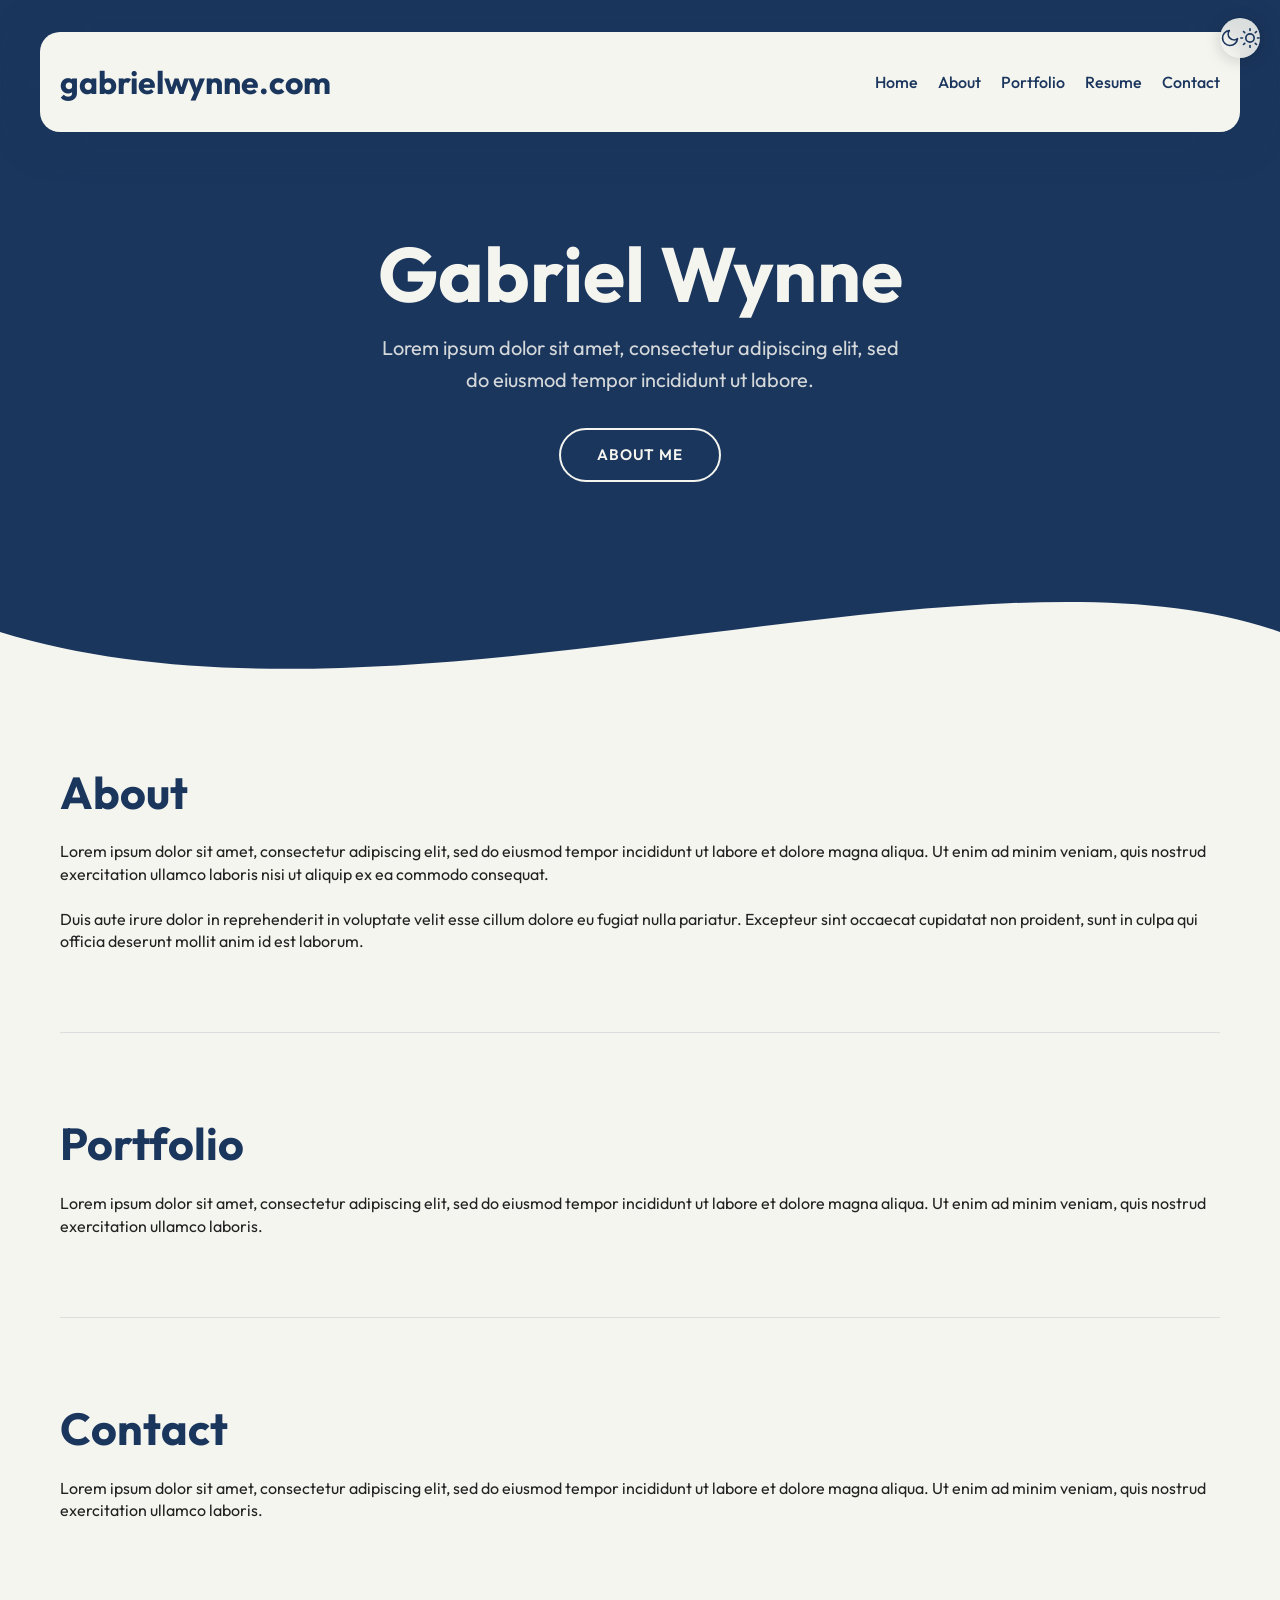
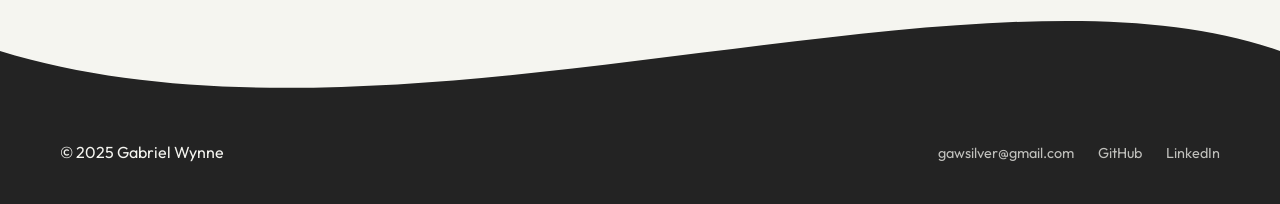
<file: index.html>
<!doctype html>
<html class="no-js" lang="">

<head>
  <meta charset="utf-8">
  <meta name="viewport" content="width=device-width, initial-scale=1">
  <title>Gabriel Wynne's Website</title>
  <link rel="preconnect" href="https://fonts.googleapis.com">
  <link rel="preconnect" href="https://fonts.gstatic.com" crossorigin>
  <link href="https://fonts.googleapis.com/css2?family=Outfit:wght@400;500;600;700&display=swap" rel="stylesheet">
  <link rel="stylesheet" href="css/style.css">
  <script>
    (function () {
      const saved = localStorage.getItem('darkMode');
      const prefersDark = window.matchMedia('(prefers-color-scheme: dark)').matches;
      if (saved === 'true' || (saved === null && prefersDark)) {
        document.documentElement.classList.add('dark');
      }
      document.documentElement.classList.add('preload');
    })();
  </script>
  <meta name="description" content="">

  <meta property="og:title" content="">
  <meta property="og:type" content="">
  <meta property="og:url" content="">
  <meta property="og:image" content="">
  <meta property="og:image:alt" content="">

  <link rel="icon" href="/favicon.ico" sizes="any">
  <link rel="icon" href="/icon.svg" type="image/svg+xml">
  <link rel="apple-touch-icon" href="icon.png">

  <link rel="manifest" href="site.webmanifest">
  <meta name="theme-color" content="#fafafa">
</head>

<body>
  <header class="onscroll">
    <div class="container">
      <h1>gabrielwynne.com</h1>
      <button class="hamburger" aria-label="Toggle navigation" aria-expanded="false">
        <span></span><span></span><span></span>
      </button>
      <nav>
        <ul>
          <li><a href="#home">Home</a></li>
          <li><a href="#about">About</a></li>
          <li><a href="#portfolio">Portfolio</a></li>
          <li><a href="resume.html">Resume</a></li>
          <li><a href="#contact">Contact</a></li>
        </ul>
      </nav>
      <button class="dark-toggle" aria-label="Toggle dark mode">
        <svg class="icon-moon" viewBox="0 0 24 24" fill="none" stroke="currentColor" stroke-width="2" stroke-linecap="round" stroke-linejoin="round"><path d="M21 12.79A9 9 0 1 1 11.21 3 7 7 0 0 0 21 12.79z"/></svg>
        <svg class="icon-sun" viewBox="0 0 24 24" fill="none" stroke="currentColor" stroke-width="2" stroke-linecap="round" stroke-linejoin="round"><circle cx="12" cy="12" r="5"/><line x1="12" y1="1" x2="12" y2="3"/><line x1="12" y1="21" x2="12" y2="23"/><line x1="4.22" y1="4.22" x2="5.64" y2="5.64"/><line x1="18.36" y1="18.36" x2="19.78" y2="19.78"/><line x1="1" y1="12" x2="3" y2="12"/><line x1="21" y1="12" x2="23" y2="12"/><line x1="4.22" y1="19.78" x2="5.64" y2="18.36"/><line x1="18.36" y1="5.64" x2="19.78" y2="4.22"/></svg>
      </button>
    </div>
  </header>
  <main>
    <section id="home" class="hero">
      <div class="container">
        <h1>Gabriel Wynne</h1>
        <p>Lorem ipsum dolor sit amet, consectetur adipiscing elit, sed do eiusmod tempor incididunt ut labore.</p>
        <a href="#about">About Me</a>
      </div>
        <svg class="wave" viewBox="0 0 1440 320" xmlns="http://www.w3.org/2000/svg" preserveAspectRatio="none">
          <path d="M 0 160 C 450 552 1099 -189 1440 160 L 1440 369 L 0 369 Z" />
        </svg>

    </section>
    <div class="container">
      <section id="about">
        <h2>About</h2>
        <p>Lorem ipsum dolor sit amet, consectetur adipiscing elit, sed do eiusmod tempor incididunt ut labore et dolore magna aliqua. Ut enim ad minim veniam, quis nostrud exercitation ullamco laboris nisi ut aliquip ex ea commodo consequat.</p>
        <br>
        <p>Duis aute irure dolor in reprehenderit in voluptate velit esse cillum dolore eu fugiat nulla pariatur. Excepteur sint occaecat cupidatat non proident, sunt in culpa qui officia deserunt mollit anim id est laborum.</p>
      </section>
      <section id="portfolio">
        <h2>Portfolio</h2>
        <p>Lorem ipsum dolor sit amet, consectetur adipiscing elit, sed do eiusmod tempor incididunt ut labore et dolore magna aliqua. Ut enim ad minim veniam, quis nostrud exercitation ullamco laboris.</p>
      </section>
<section id="contact">
        <h2>Contact</h2>
        <p>Lorem ipsum dolor sit amet, consectetur adipiscing elit, sed do eiusmod tempor incididunt ut labore et dolore magna aliqua. Ut enim ad minim veniam, quis nostrud exercitation ullamco laboris.</p>
      </section>
    </div>
    <svg class="wave" viewBox="0 0 1440 320" xmlns="http://www.w3.org/2000/svg" preserveAspectRatio="none">
      <path fill="#232323" d="M 0 160 C 450 552 1099 -189 1440 160 L 1440 369 L 0 369 Z" />
    </svg>
  </main>
  <footer>
    <div class="container footer-inner">
      <p>© 2025 Gabriel Wynne</p>
      <ul class="footer-links">
        <li><a href="mailto:gawsilver@gmail.com">gawsilver@gmail.com</a></li>
        <li><a href="https://github.com/gabrielawynne" target="_blank">GitHub</a></li>
        <li><a href="https://linkedin.com/in/gabriel-wynne" target="_blank">LinkedIn</a></li>
      </ul>
    </div>
  </footer>
  <script src="js/main.js"></script>
</body>

</html>
</file>
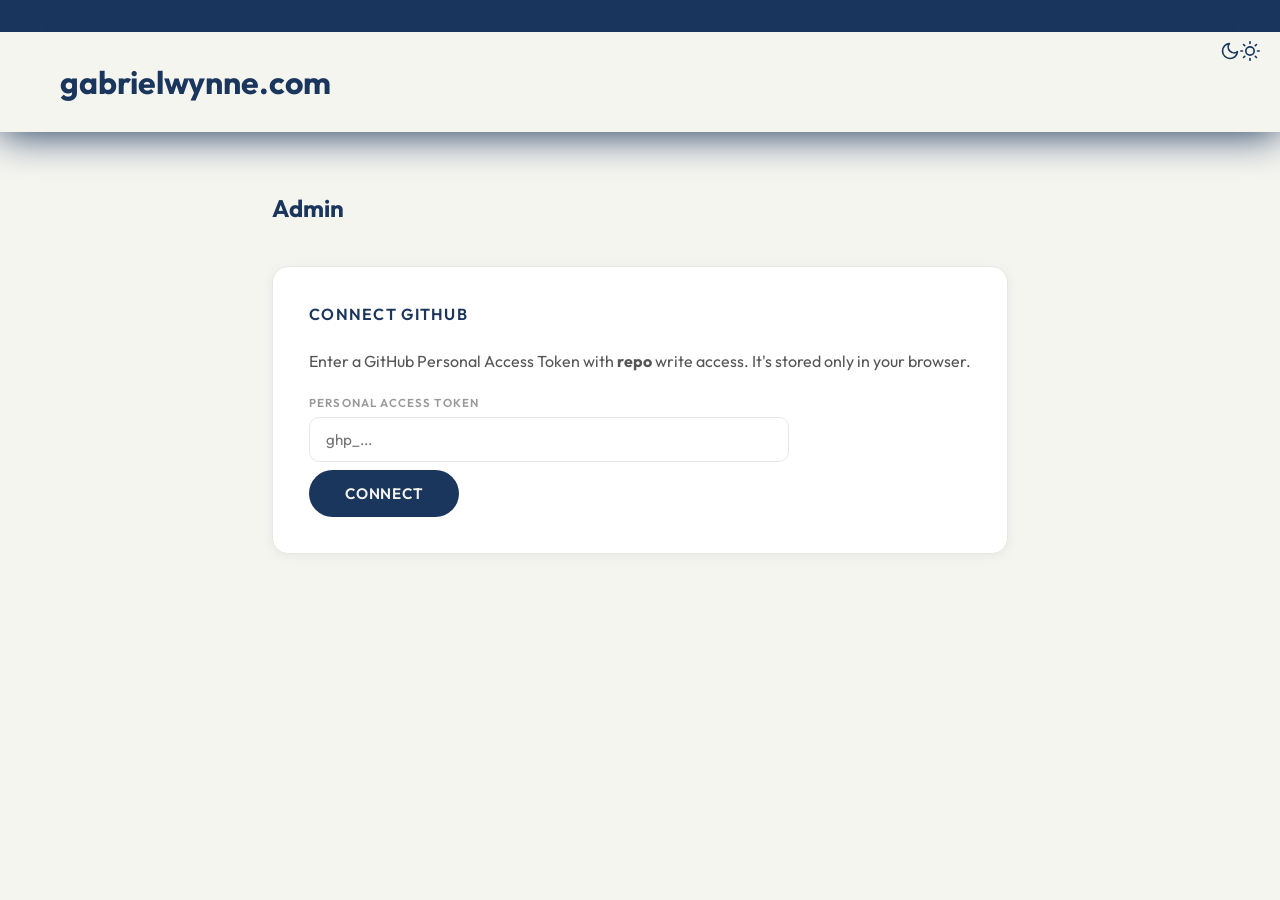
<file: admin.html>
<!doctype html>
<html class="no-js" lang="">

<head>
  <meta charset="utf-8">
  <meta name="viewport" content="width=device-width, initial-scale=1">
  <title>Admin — Gabriel Wynne</title>
  <link rel="preconnect" href="https://fonts.googleapis.com">
  <link rel="preconnect" href="https://fonts.gstatic.com" crossorigin>
  <link href="https://fonts.googleapis.com/css2?family=Outfit:wght@400;500;600;700&display=swap" rel="stylesheet">
  <link rel="stylesheet" href="css/style.css">
  <script>
    (function () {
      const saved = localStorage.getItem('darkMode');
      const prefersDark = window.matchMedia('(prefers-color-scheme: dark)').matches;
      if (saved === 'true' || (saved === null && prefersDark)) {
        document.documentElement.classList.add('dark');
      }
      document.documentElement.classList.add('preload');
    })();
  </script>
  <style>
    .admin-section { padding: 60px 0; }
    .admin-card {
      background: #fff;
      border: 1px solid #e8e8e2;
      border-radius: 16px;
      padding: 36px;
      box-shadow: 0 2px 12px rgba(27,54,93,0.07);
      margin-bottom: 28px;
    }
    .admin-card h3 {
      font-size: 1rem;
      font-weight: 600;
      text-transform: uppercase;
      letter-spacing: 0.08em;
      color: #1B365D;
      margin-bottom: 24px;
    }
    .admin-top {
      display: flex;
      align-items: center;
      justify-content: space-between;
      margin-bottom: 40px;
    }
    .admin-top h2 { color: #1B365D; margin: 0; }
    .admin-form-row {
      display: grid;
      grid-template-columns: 1fr 1fr;
      gap: 20px;
    }
    .admin-form-actions {
      display: flex;
      gap: 12px;
      align-items: center;
      margin-top: 4px;
    }
    .btn-secondary {
      padding: 12px 24px;
      background: none;
      border: 1.5px solid #ccc;
      border-radius: 50px;
      font-family: 'Outfit', sans-serif;
      font-size: 0.9rem;
      font-weight: 500;
      color: #666;
      cursor: pointer;
      transition: border-color 0.2s, color 0.2s;
    }
    .btn-secondary:hover { border-color: #999; color: #333; }
    .project-item {
      display: flex;
      align-items: center;
      justify-content: space-between;
      padding: 16px 0;
      border-bottom: 1px solid #e8e8e2;
      gap: 16px;
    }
    .project-item:last-child { border-bottom: none; }
    .project-item-info { flex: 1; min-width: 0; }
    .project-item-info strong {
      display: block;
      color: #1B365D;
      font-size: 1rem;
      margin-bottom: 4px;
    }
    .project-item-tags { font-size: 0.8rem; color: #999; }
    .project-item-btns { display: flex; gap: 8px; flex-shrink: 0; }
    .btn-edit, .btn-delete {
      padding: 6px 16px;
      border-radius: 50px;
      font-family: 'Outfit', sans-serif;
      font-size: 0.8rem;
      font-weight: 600;
      cursor: pointer;
      border: 1.5px solid;
      transition: background-color 0.2s, color 0.2s;
    }
    .btn-edit { color: #1B365D; border-color: #1B365D; background: none; }
    .btn-edit:hover { background: #1B365D; color: #F5F5F0; }
    .btn-delete { color: #c0392b; border-color: #c0392b; background: none; }
    .btn-delete:hover { background: #c0392b; color: #fff; }
    .status-msg { font-size: 0.9rem; font-weight: 500; min-height: 1.2em; }
    .status-success { color: #27ae60; }
    .status-error { color: #c0392b; }
    .status-neutral { color: #999; }
    .empty-state { color: #999; font-style: italic; padding: 16px 0; }
    /* Image field */
    .image-browse-row { display: flex; gap: 10px; align-items: center; }
    .image-preview-wrap { display: none; margin-top: 10px; align-items: center; gap: 12px; }
    .image-preview-wrap img { max-height: 80px; max-width: 160px; border-radius: 8px; border: 1px solid #e8e8e2; object-fit: cover; }
    .image-preview-actions { display: flex; flex-direction: column; gap: 6px; }
    .btn-sm { padding: 6px 14px !important; font-size: 0.8rem !important; }
    /* Crop modal */
    #crop-modal {
      display: none;
      position: fixed;
      inset: 0;
      background: rgba(0,0,0,0.85);
      z-index: 9999;
      align-items: center;
      justify-content: center;
    }
    #crop-inner {
      background: #1a1a2e;
      border-radius: 16px;
      padding: 24px;
      max-width: 90vw;
      max-height: 90vh;
      display: flex;
      flex-direction: column;
      gap: 16px;
      overflow: auto;
    }
    #crop-header { display: flex; justify-content: space-between; align-items: center; }
    #crop-header .crop-title { color: #e6edf3; font-weight: 600; font-size: 1rem; font-family: 'Outfit', sans-serif; }
    #crop-header .crop-hint  { color: #8b949e; font-size: 0.85rem; font-family: 'Outfit', sans-serif; }
    #crop-stage {
      position: relative;
      cursor: crosshair;
      user-select: none;
      -webkit-user-select: none;
      line-height: 0;
      border-radius: 6px;
      overflow: hidden;
    }
    #crop-sel {
      display: none;
      position: absolute;
      border: 2px solid #fff;
      box-shadow: 0 0 0 9999px rgba(0,0,0,0.55);
      pointer-events: none;
      box-sizing: border-box;
    }
    .crop-handle {
      display: none;
      position: absolute;
      width: 10px;
      height: 10px;
      background: #fff;
      border: 1.5px solid rgba(0,0,0,0.4);
      border-radius: 2px;
      z-index: 10;
      box-sizing: border-box;
    }
    #crop-footer { display: flex; gap: 12px; }
    /* Dark mode */
    html.dark .admin-card { background: #0d1b2a; border-color: #21262d; }
    html.dark .admin-card h3 { color: #7aa2f7; }
    html.dark .admin-top h2 { color: #e6edf3; }
    html.dark .project-item { border-bottom-color: #21262d; }
    html.dark .project-item-info strong { color: #7aa2f7; }
    html.dark .project-item-tags { color: #8b949e; }
    html.dark .btn-secondary { border-color: #4a5568; color: #8b949e; }
    html.dark .btn-secondary:hover { border-color: #8b949e; color: #c9d1d9; }
    html.dark .btn-edit { color: #7aa2f7; border-color: #7aa2f7; }
    html.dark .btn-edit:hover { background: #7aa2f7; color: #010921; }
    html.dark .image-preview-wrap img { border-color: #21262d; }
    .admin-desc {
      margin-bottom: 20px;
      color: #555;
      line-height: 1.6;
    }
    .admin-label-hint {
      font-weight: 400;
      text-transform: none;
      letter-spacing: 0;
      color: #aaa;
    }
    html.dark .admin-desc { color: #8b949e; }
    html.dark .admin-label-hint { color: #6b7280; }
    @media (max-width: 600px) {
      .admin-form-row { grid-template-columns: 1fr; }
      .admin-top { flex-direction: column; align-items: flex-start; gap: 12px; }
      .project-item { flex-direction: column; align-items: flex-start; }
      .project-item-btns { align-self: flex-end; }
    }
  </style>
</head>

<body>
  <header class="onscroll">
    <div class="container">
      <h1><a href="index.html" style="text-decoration:none;color:inherit;">gabrielwynne.com</a></h1>
      <button class="dark-toggle" aria-label="Toggle dark mode">
        <svg class="icon-moon" viewBox="0 0 24 24" fill="none" stroke="currentColor" stroke-width="2" stroke-linecap="round" stroke-linejoin="round"><path d="M21 12.79A9 9 0 1 1 11.21 3 7 7 0 0 0 21 12.79z"/></svg>
        <svg class="icon-sun" viewBox="0 0 24 24" fill="none" stroke="currentColor" stroke-width="2" stroke-linecap="round" stroke-linejoin="round"><circle cx="12" cy="12" r="5"/><line x1="12" y1="1" x2="12" y2="3"/><line x1="12" y1="21" x2="12" y2="23"/><line x1="4.22" y1="4.22" x2="5.64" y2="5.64"/><line x1="18.36" y1="18.36" x2="19.78" y2="19.78"/><line x1="1" y1="12" x2="3" y2="12"/><line x1="21" y1="12" x2="23" y2="12"/><line x1="4.22" y1="19.78" x2="5.64" y2="18.36"/><line x1="18.36" y1="5.64" x2="19.78" y2="4.22"/></svg>
      </button>
    </div>
  </header>

  <main>
    <div class="container">
      <div class="admin-section">

        <!-- Token setup -->
        <div id="setup-section">
          <div class="admin-top">
            <h2>Admin</h2>
          </div>
          <div class="admin-card">
            <h3>Connect GitHub</h3>
            <p class="admin-desc">Enter a GitHub Personal Access Token with <strong>repo</strong> write access. It's stored only in your browser.</p>
            <div class="form-group" style="max-width:480px;">
              <label for="token-input">Personal Access Token</label>
              <input type="password" id="token-input" placeholder="ghp_...">
            </div>
            <div style="display:flex;align-items:center;gap:16px;margin-top:8px;">
              <button id="connect-btn" class="form-submit">Connect</button>
              <span id="connect-error" class="status-msg status-error" style="display:none;"></span>
            </div>
          </div>
        </div>

        <!-- Admin panel -->
        <div id="admin-panel" style="display:none;">
          <div class="admin-top">
            <h2>Portfolio Projects</h2>
            <button id="disconnect-btn" class="btn-secondary">Disconnect</button>
          </div>

          <!-- Add / Edit form -->
          <div class="admin-card">
            <h3 id="form-heading">Add Project</h3>
            <form id="project-form">
              <div class="form-group">
                <label for="proj-title">Title</label>
                <input type="text" id="proj-title" required placeholder="Project name">
              </div>
              <div class="form-group">
                <label for="proj-desc">Description</label>
                <textarea id="proj-desc" required placeholder="What does it do?" rows="3"></textarea>
              </div>
              <div class="form-group">
                <label for="proj-tags">Tags <span class="admin-label-hint">(comma-separated)</span></label>
                <input type="text" id="proj-tags" placeholder="Java, Python, React">
              </div>
              <div class="form-group">
                <label>Image <span class="admin-label-hint">(optional)</span></label>
                <div class="image-browse-row">
                  <button type="button" id="browse-btn" class="btn-secondary" style="white-space:nowrap;">Browse & Crop</button>
                  <input type="url" id="proj-image" placeholder="Or paste a URL" style="flex:1;">
                </div>
                <div id="image-preview-wrap" class="image-preview-wrap">
                  <img id="image-preview" alt="Preview">
                  <div class="image-preview-actions">
                    <button type="button" id="recrop-btn" class="btn-secondary btn-sm">Re-crop</button>
                    <button type="button" id="clear-image-btn" class="btn-secondary btn-sm">Clear</button>
                  </div>
                </div>
              </div>
              <input type="file" id="image-file-input" accept="image/*" style="display:none;">
              <div class="admin-form-row">
                <div class="form-group">
                  <label for="proj-github">GitHub URL</label>
                  <input type="url" id="proj-github" placeholder="https://github.com/...">
                </div>
                <div class="form-group">
                  <label for="proj-demo">Demo URL</label>
                  <input type="url" id="proj-demo" placeholder="https://...">
                </div>
              </div>
              <div class="admin-form-actions">
                <button type="submit" class="form-submit" id="submit-btn">Add Project</button>
                <button type="button" id="cancel-btn" class="btn-secondary" style="display:none;">Cancel</button>
                <span id="save-status" class="status-msg"></span>
              </div>
            </form>
          </div>

          <!-- Project list -->
          <div class="admin-card">
            <h3>Current Projects</h3>
            <div id="project-list"><p class="empty-state">Loading...</p></div>
          </div>
        </div>

      </div>
    </div>
  </main>

  <!-- Crop modal -->
  <div id="crop-modal">
    <div id="crop-inner">
      <div id="crop-header">
        <span class="crop-title">Crop Image</span>
        <span class="crop-hint">Drag to select an area</span>
      </div>
      <div id="crop-stage">
        <canvas id="crop-canvas"></canvas>
        <div id="crop-sel"></div>
      </div>
      <div id="crop-footer">
        <button type="button" id="crop-confirm-btn" class="form-submit">Crop & Use</button>
        <button type="button" id="crop-cancel-btn" class="btn-secondary">Cancel</button>
      </div>
    </div>
  </div>

  <script src="js/main.js"></script>
  <script>
    const OWNER  = 'gabrielawynne';
    const REPO   = 'personal';
    const FILE   = 'js/projects.json';
    const BRANCH = 'master';
    const API    = `https://api.github.com/repos/${OWNER}/${REPO}/contents/${FILE}`;

    let token    = localStorage.getItem('gh_admin_token') || '';
    let projects = [];
    let fileSha  = '';
    let editIdx  = null;

    // Crop / image state
    let cropFile     = null;
    let cropImg      = null;
    let cropResult   = null;
    let cropPrevUrl  = null;
    let cropScale    = 1;
    let cropSel      = { x: 0, y: 0, w: 0, h: 0 };
    let cropDragging  = false;
    let cropDragStart = { x: 0, y: 0 };
    let cropResizing      = null;
    let cropResizeStart   = null;

    // Existing DOM refs
    const setupSection  = document.getElementById('setup-section');
    const adminPanel    = document.getElementById('admin-panel');
    const tokenInput    = document.getElementById('token-input');
    const connectBtn    = document.getElementById('connect-btn');
    const connectError  = document.getElementById('connect-error');
    const disconnectBtn = document.getElementById('disconnect-btn');
    const projectForm   = document.getElementById('project-form');
    const projectList   = document.getElementById('project-list');
    const formHeading   = document.getElementById('form-heading');
    const submitBtn     = document.getElementById('submit-btn');
    const cancelBtn     = document.getElementById('cancel-btn');
    const saveStatus    = document.getElementById('save-status');

    // Image / crop DOM refs
    const fileInput        = document.getElementById('image-file-input');
    const browseBtn        = document.getElementById('browse-btn');
    const recropBtn        = document.getElementById('recrop-btn');
    const clearImageBtn    = document.getElementById('clear-image-btn');
    const imagePreviewWrap = document.getElementById('image-preview-wrap');
    const imagePreview     = document.getElementById('image-preview');
    const projImageUrl     = document.getElementById('proj-image');
    const cropModal        = document.getElementById('crop-modal');
    const cropStage        = document.getElementById('crop-stage');
    const cropCanvas       = document.getElementById('crop-canvas');
    const cropSelDiv       = document.getElementById('crop-sel');
    const cropConfirmBtn   = document.getElementById('crop-confirm-btn');
    const cropCancelBtn    = document.getElementById('crop-cancel-btn');

    const HANDLE_NAMES   = ['nw','n','ne','e','se','s','sw','w'];
    const HANDLE_CURSORS = { nw:'nw-resize', n:'n-resize', ne:'ne-resize', e:'e-resize', se:'se-resize', s:'s-resize', sw:'sw-resize', w:'w-resize' };
    const handleEls = {};
    HANDLE_NAMES.forEach(h => {
      const el = document.createElement('div');
      el.className    = 'crop-handle';
      el.style.cursor = HANDLE_CURSORS[h];
      el.dataset.handle = h;
      cropStage.appendChild(el);
      handleEls[h] = el;
    });

    // ── GitHub helpers ──────────────────────────────────────────────────────
    async function apiFetch(method, body) {
      const opts = {
        method,
        headers: {
          'Authorization': `Bearer ${token}`,
          'Accept': 'application/vnd.github.v3+json',
          'Content-Type': 'application/json'
        }
      };
      if (body) opts.body = JSON.stringify(body);
      const res = await fetch(API, opts);
      if (!res.ok) throw new Error(`GitHub API ${res.status}`);
      return res.json();
    }

    async function loadProjects() {
      const data = await apiFetch('GET');
      fileSha  = data.sha;
      projects = JSON.parse(atob(data.content.replace(/\n/g, '')));
    }

    async function commitProjects(message) {
      const content = btoa(unescape(encodeURIComponent(JSON.stringify(projects, null, 2))));
      const data = await apiFetch('PUT', { message, content, sha: fileSha, branch: BRANCH });
      fileSha = data.content.sha;
    }

    async function uploadImageToGitHub(blob, filename) {
      const base64 = await new Promise((resolve, reject) => {
        const reader = new FileReader();
        reader.onload  = () => resolve(reader.result.split(',')[1]);
        reader.onerror = reject;
        reader.readAsDataURL(blob);
      });
      const res = await fetch(`https://api.github.com/repos/${OWNER}/${REPO}/contents/img/${filename}`, {
        method: 'PUT',
        headers: {
          'Authorization': `Bearer ${token}`,
          'Accept': 'application/vnd.github.v3+json',
          'Content-Type': 'application/json'
        },
        body: JSON.stringify({ message: `Upload image: ${filename}`, content: base64, branch: BRANCH })
      });
      if (!res.ok) {
        const err = await res.json().catch(() => ({}));
        throw new Error(err.message || `Image upload failed: ${res.status}`);
      }
      return `img/${filename}`;
    }

    // ── UI helpers ──────────────────────────────────────────────────────────
    function renderList() {
      if (!projects.length) {
        projectList.innerHTML = '<p class="empty-state">No projects yet. Add one above.</p>';
        return;
      }
      projectList.innerHTML = projects.map((p, i) => `
        <div class="project-item">
          <div class="project-item-info">
            <strong>${p.title}</strong>
            <span class="project-item-tags">${p.tags.join(' · ') || 'No tags'}</span>
          </div>
          <div class="project-item-btns">
            <button class="btn-edit" onclick="startEdit(${i})">Edit</button>
            <button class="btn-delete" onclick="deleteProject(${i})">Delete</button>
          </div>
        </div>
      `).join('');
    }

    function setStatus(msg, type) {
      saveStatus.textContent = msg;
      saveStatus.className   = `status-msg status-${type}`;
      if (type !== 'neutral') setTimeout(() => { saveStatus.textContent = ''; }, 4000);
    }

    function showPreview(src) {
      imagePreview.src = src;
      imagePreviewWrap.style.display = 'flex';
    }

    function clearImageState() {
      cropResult = null;
      cropFile   = null;
      if (cropPrevUrl) { URL.revokeObjectURL(cropPrevUrl); cropPrevUrl = null; }
      imagePreview.src = '';
      imagePreviewWrap.style.display = 'none';
      projImageUrl.value = '';
      fileInput.value    = '';
    }

    function resetForm() {
      projectForm.reset();
      editIdx                 = null;
      formHeading.textContent = 'Add Project';
      submitBtn.textContent   = 'Add Project';
      cancelBtn.style.display = 'none';
      clearImageState();
    }

    // ── Crop modal ──────────────────────────────────────────────────────────
    function renderCropSel() {
      if (cropSel.w < 2 || cropSel.h < 2) {
        cropSelDiv.style.display = 'none';
        HANDLE_NAMES.forEach(h => { handleEls[h].style.display = 'none'; });
        return;
      }
      cropSelDiv.style.display = 'block';
      cropSelDiv.style.left    = cropSel.x + 'px';
      cropSelDiv.style.top     = cropSel.y + 'px';
      cropSelDiv.style.width   = cropSel.w + 'px';
      cropSelDiv.style.height  = cropSel.h + 'px';
      const { x, y, w, h } = cropSel;
      const hpos = {
        nw:{x,y},          n:{x:x+w/2,y},     ne:{x:x+w,y},
        e: {x:x+w,y:y+h/2},                   se:{x:x+w,y:y+h},
        s: {x:x+w/2,y:y+h},                   sw:{x,y:y+h},
        w: {x,y:y+h/2}
      };
      HANDLE_NAMES.forEach(name => {
        const el = handleEls[name];
        const p  = hpos[name];
        el.style.display = 'block';
        el.style.left    = (p.x - 5) + 'px';
        el.style.top     = (p.y - 5) + 'px';
      });
    }

    function getCropPos(e) {
      const rect = cropStage.getBoundingClientRect();
      const src  = e.touches ? e.touches[0] : e;
      return {
        x: Math.max(0, Math.min(src.clientX - rect.left, cropCanvas.width)),
        y: Math.max(0, Math.min(src.clientY - rect.top,  cropCanvas.height))
      };
    }

    function openCropModal(file) {
      cropFile = file;
      const url = URL.createObjectURL(file);
      const img = new Image();
      img.onload = () => {
        cropImg = img;
        const maxW = Math.min(window.innerWidth  - 80, 800);
        const maxH = Math.min(window.innerHeight - 200, 550);
        cropScale = Math.min(1, maxW / img.naturalWidth, maxH / img.naturalHeight);
        const dw = Math.round(img.naturalWidth  * cropScale);
        const dh = Math.round(img.naturalHeight * cropScale);
        cropCanvas.width  = dw;
        cropCanvas.height = dh;
        cropCanvas.style.width  = dw + 'px';
        cropCanvas.style.height = dh + 'px';
        cropCanvas.getContext('2d').drawImage(img, 0, 0, dw, dh);
        cropSel = { x: 0, y: 0, w: dw, h: dh };
        renderCropSel();
        cropModal.style.display = 'flex';
        URL.revokeObjectURL(url);
      };
      img.src = url;
    }

    cropStage.addEventListener('mousedown', e => {
      if (e.target.dataset && e.target.dataset.handle) {
        cropResizing    = e.target.dataset.handle;
        cropResizeStart = { p: getCropPos(e), sel: { ...cropSel } };
        return;
      }
      cropDragStart = getCropPos(e);
      cropSel = { x: cropDragStart.x, y: cropDragStart.y, w: 0, h: 0 };
      cropDragging = true;
    });
    document.addEventListener('mouseup', () => { cropDragging = false; cropResizing = null; });
    cropStage.addEventListener('mousemove', e => {
      if (cropResizing) {
        const p  = getCropPos(e);
        const s  = cropResizeStart;
        let { x, y, w, h } = s.sel;
        const dx = p.x - s.p.x;
        const dy = p.y - s.p.y;
        if (cropResizing.includes('e')) w = Math.max(4, s.sel.w + dx);
        if (cropResizing.includes('s')) h = Math.max(4, s.sel.h + dy);
        if (cropResizing.includes('w')) {
          let newX = Math.max(0, Math.min(s.sel.x + dx, s.sel.x + s.sel.w - 4));
          w = s.sel.w + (s.sel.x - newX);
          x = newX;
        }
        if (cropResizing.includes('n')) {
          let newY = Math.max(0, Math.min(s.sel.y + dy, s.sel.y + s.sel.h - 4));
          h = s.sel.h + (s.sel.y - newY);
          y = newY;
        }
        x = Math.max(0, x);
        y = Math.max(0, y);
        w = Math.min(w, cropCanvas.width  - x);
        h = Math.min(h, cropCanvas.height - y);
        cropSel = { x, y, w, h };
        renderCropSel();
        return;
      }
      if (!cropDragging) return;
      const p = getCropPos(e);
      cropSel = {
        x: Math.min(p.x, cropDragStart.x),
        y: Math.min(p.y, cropDragStart.y),
        w: Math.abs(p.x - cropDragStart.x),
        h: Math.abs(p.y - cropDragStart.y)
      };
      renderCropSel();
    });
    cropStage.addEventListener('mouseleave', () => { cropDragging = false; });

    cropStage.addEventListener('touchstart', e => {
      e.preventDefault();
      cropDragStart = getCropPos(e);
      cropSel = { x: cropDragStart.x, y: cropDragStart.y, w: 0, h: 0 };
      cropDragging = true;
    }, { passive: false });
    cropStage.addEventListener('touchmove', e => {
      e.preventDefault();
      if (!cropDragging) return;
      const p = getCropPos(e);
      cropSel = {
        x: Math.min(p.x, cropDragStart.x),
        y: Math.min(p.y, cropDragStart.y),
        w: Math.abs(p.x - cropDragStart.x),
        h: Math.abs(p.y - cropDragStart.y)
      };
      renderCropSel();
    }, { passive: false });
    cropStage.addEventListener('touchend', () => { cropDragging = false; });

    cropConfirmBtn.addEventListener('click', () => {
      const hasSel = cropSel.w > 4 && cropSel.h > 4;
      const srcX   = hasSel ? Math.round(cropSel.x / cropScale) : 0;
      const srcY   = hasSel ? Math.round(cropSel.y / cropScale) : 0;
      const srcW   = hasSel ? Math.round(cropSel.w / cropScale) : cropImg.naturalWidth;
      const srcH   = hasSel ? Math.round(cropSel.h / cropScale) : cropImg.naturalHeight;
      const outW   = Math.min(srcW, 1200);
      const outH   = Math.round(srcH * (outW / srcW));
      const out    = document.createElement('canvas');
      out.width    = outW;
      out.height   = outH;
      out.getContext('2d').drawImage(cropImg, srcX, srcY, srcW, srcH, 0, 0, outW, outH);
      out.toBlob(blob => {
        cropResult = blob;
        if (cropPrevUrl) URL.revokeObjectURL(cropPrevUrl);
        cropPrevUrl = URL.createObjectURL(blob);
        showPreview(cropPrevUrl);
        projImageUrl.value = '';
        cropModal.style.display = 'none';
      }, 'image/jpeg', 0.92);
    });

    cropCancelBtn.addEventListener('click', () => { cropModal.style.display = 'none'; });

    browseBtn.addEventListener('click',     () => fileInput.click());
    recropBtn.addEventListener('click',     () => { if (cropFile) openCropModal(cropFile); });
    clearImageBtn.addEventListener('click', clearImageState);

    fileInput.addEventListener('change', () => {
      if (fileInput.files[0]) openCropModal(fileInput.files[0]);
    });

    projImageUrl.addEventListener('input', () => {
      const val = projImageUrl.value.trim();
      if (val) {
        cropResult = null;
        if (cropPrevUrl) { URL.revokeObjectURL(cropPrevUrl); cropPrevUrl = null; }
        showPreview(val);
      } else {
        imagePreview.src = '';
        imagePreviewWrap.style.display = 'none';
      }
    });

    // ── Project CRUD ────────────────────────────────────────────────────────
    window.startEdit = function(i) {
      const p = projects[i];
      editIdx = i;
      document.getElementById('proj-title').value  = p.title;
      document.getElementById('proj-desc').value   = p.description;
      document.getElementById('proj-tags').value   = p.tags.join(', ');
      projImageUrl.value = p.image || '';
      document.getElementById('proj-github').value = p.github || '';
      document.getElementById('proj-demo').value   = p.demo   || '';

      cropResult = null;
      cropFile   = null;
      if (cropPrevUrl) { URL.revokeObjectURL(cropPrevUrl); cropPrevUrl = null; }
      fileInput.value = '';

      if (p.image) showPreview(p.image);
      else { imagePreview.src = ''; imagePreviewWrap.style.display = 'none'; }

      formHeading.textContent    = 'Edit Project';
      submitBtn.textContent      = 'Save Changes';
      cancelBtn.style.display    = 'inline-block';
      projectForm.scrollIntoView({ behavior: 'smooth', block: 'start' });
    };

    window.deleteProject = async function(i) {
      if (!confirm(`Delete "${projects[i].title}"?`)) return;
      const title = projects[i].title;
      projects.splice(i, 1);
      try {
        setStatus('Saving…', 'neutral');
        await commitProjects(`Remove "${title}"`);
        renderList();
        setStatus('Deleted.', 'success');
      } catch (e) {
        setStatus(e.message, 'error');
      }
    };

    projectForm.addEventListener('submit', async e => {
      e.preventDefault();
      submitBtn.disabled = true;

      let imageValue = projImageUrl.value.trim() || null;

      if (cropResult) {
        setStatus('Uploading image…', 'neutral');
        try {
          const ext  = cropResult.type === 'image/png' ? 'png' : 'jpg';
          const slug = document.getElementById('proj-title').value.trim()
            .toLowerCase().replace(/[^a-z0-9]+/g, '-').replace(/^-|-$/g, '') || 'project';
          imageValue = await uploadImageToGitHub(cropResult, `${Date.now()}-${slug}.${ext}`);
        } catch (err) {
          setStatus(`Image upload failed: ${err.message}`, 'error');
          submitBtn.disabled = false;
          return;
        }
      }

      const project = {
        id:          editIdx !== null ? projects[editIdx].id : Date.now(),
        title:       document.getElementById('proj-title').value.trim(),
        description: document.getElementById('proj-desc').value.trim(),
        tags:        document.getElementById('proj-tags').value.split(',').map(t => t.trim()).filter(Boolean),
        image:       imageValue,
        github:      document.getElementById('proj-github').value.trim() || null,
        demo:        document.getElementById('proj-demo').value.trim()   || null,
      };

      if (editIdx !== null) projects[editIdx] = project;
      else projects.push(project);

      setStatus('Saving…', 'neutral');
      try {
        await commitProjects(editIdx !== null ? `Update "${project.title}"` : `Add "${project.title}"`);
        resetForm();
        renderList();
        setStatus('Saved!', 'success');
      } catch (err) {
        setStatus(err.message, 'error');
      } finally {
        submitBtn.disabled = false;
      }
    });

    cancelBtn.addEventListener('click', resetForm);

    disconnectBtn.addEventListener('click', () => {
      localStorage.removeItem('gh_admin_token');
      token = '';
      adminPanel.style.display   = 'none';
      setupSection.style.display = 'block';
    });

    connectBtn.addEventListener('click', async () => {
      const t = tokenInput.value.trim();
      if (!t) return;
      token = t;
      connectBtn.textContent     = 'Connecting…';
      connectBtn.disabled        = true;
      connectError.style.display = 'none';
      try {
        await loadProjects();
        localStorage.setItem('gh_admin_token', token);
        setupSection.style.display = 'none';
        adminPanel.style.display   = 'block';
        renderList();
      } catch (e) {
        connectError.textContent   = `Could not connect: ${e.message}`;
        connectError.style.display = 'inline';
        token = '';
      } finally {
        connectBtn.textContent = 'Connect';
        connectBtn.disabled    = false;
      }
    });

    // Auto-connect if token already stored
    if (token) {
      loadProjects()
        .then(() => {
          setupSection.style.display = 'none';
          adminPanel.style.display   = 'block';
          renderList();
        })
        .catch(() => {
          localStorage.removeItem('gh_admin_token');
          token = '';
        });
    }
  </script>
</body>

</html>
</file>
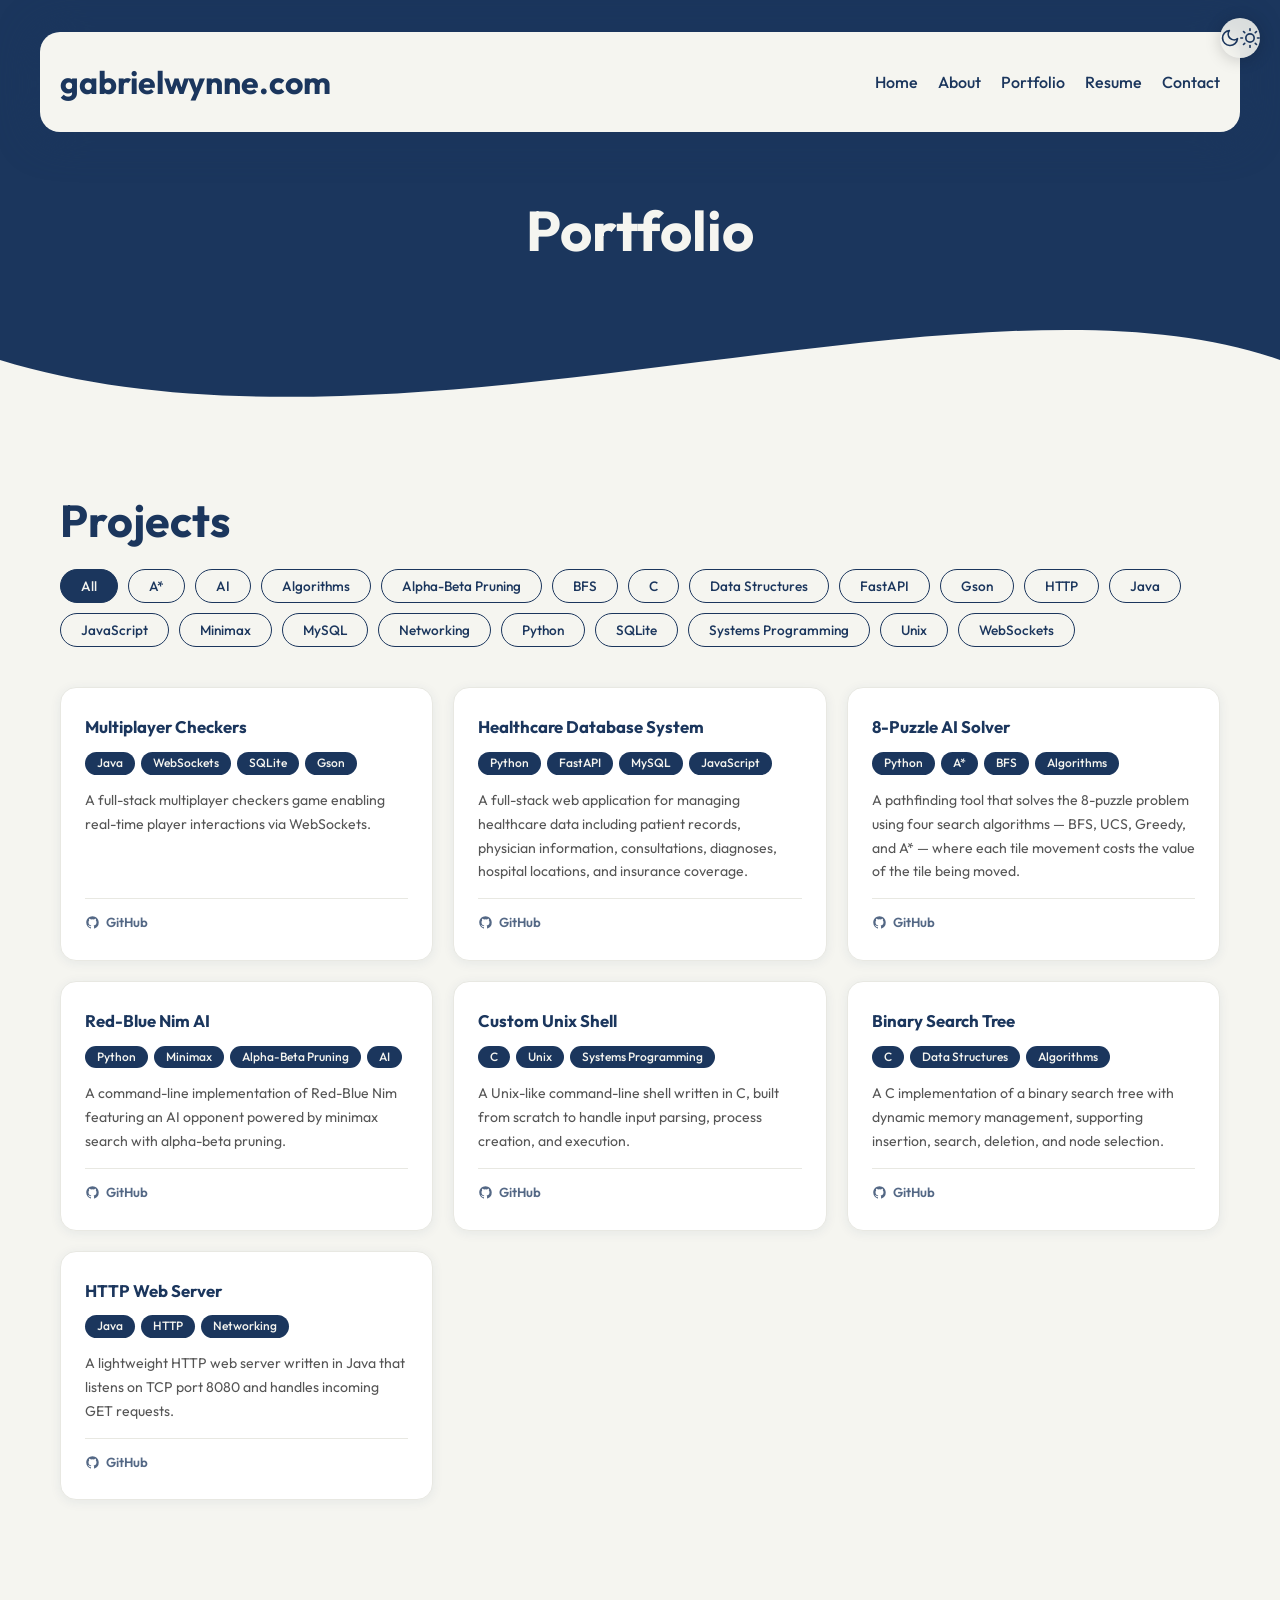
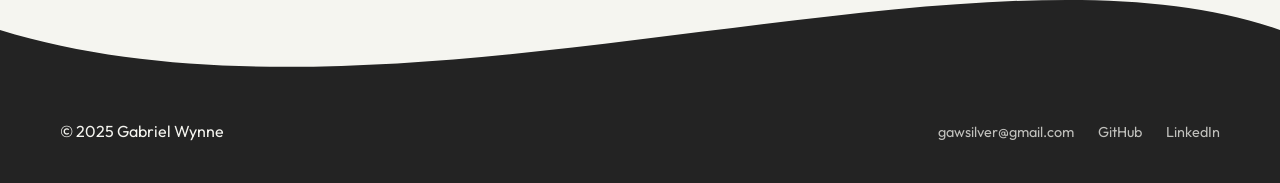
<file: portfolio.html>
<!doctype html>
<html class="no-js" lang="">

<head>
  <meta charset="utf-8">
  <meta name="viewport" content="width=device-width, initial-scale=1">
  <title>Portfolio — Gabriel Wynne</title>
  <link rel="preconnect" href="https://fonts.googleapis.com">
  <link rel="preconnect" href="https://fonts.gstatic.com" crossorigin>
  <link href="https://fonts.googleapis.com/css2?family=Outfit:wght@400;500;600;700&display=swap" rel="stylesheet">
  <link rel="stylesheet" href="css/style.css">
  <script>
    (function () {
      const saved = localStorage.getItem('darkMode');
      const prefersDark = window.matchMedia('(prefers-color-scheme: dark)').matches;
      if (saved === 'true' || (saved === null && prefersDark)) {
        document.documentElement.classList.add('dark');
      }
      document.documentElement.classList.add('preload');
    })();
  </script>
  <link rel="icon" href="/favicon.ico" sizes="any">
  <link rel="icon" href="/icon.svg" type="image/svg+xml">
  <link rel="apple-touch-icon" href="icon.png">
</head>

<body>
  <header class="onscroll">
    <div class="container">
      <h1><a href="index.html" style="text-decoration:none;color:inherit;">gabrielwynne.com</a></h1>
      <button class="hamburger" aria-label="Toggle navigation" aria-expanded="false">
        <span></span><span></span><span></span>
      </button>
      <nav>
        <ul>
          <li><a href="index.html#home">Home</a></li>
          <li><a href="index.html#about">About</a></li>
          <li><a href="portfolio.html">Portfolio</a></li>
          <li><a href="resume.html">Resume</a></li>
          <li><a href="contact.html">Contact</a></li>
        </ul>
      </nav>
      <button class="dark-toggle" aria-label="Toggle dark mode">
        <svg class="icon-moon" viewBox="0 0 24 24" fill="none" stroke="currentColor" stroke-width="2" stroke-linecap="round" stroke-linejoin="round"><path d="M21 12.79A9 9 0 1 1 11.21 3 7 7 0 0 0 21 12.79z"/></svg>
        <svg class="icon-sun" viewBox="0 0 24 24" fill="none" stroke="currentColor" stroke-width="2" stroke-linecap="round" stroke-linejoin="round"><circle cx="12" cy="12" r="5"/><line x1="12" y1="1" x2="12" y2="3"/><line x1="12" y1="21" x2="12" y2="23"/><line x1="4.22" y1="4.22" x2="5.64" y2="5.64"/><line x1="18.36" y1="18.36" x2="19.78" y2="19.78"/><line x1="1" y1="12" x2="3" y2="12"/><line x1="21" y1="12" x2="23" y2="12"/><line x1="4.22" y1="19.78" x2="5.64" y2="18.36"/><line x1="18.36" y1="5.64" x2="19.78" y2="4.22"/></svg>
      </button>
    </div>
  </header>
  <main>
    <section class="page-banner">
      <span class="shooting-star s1"></span>
      <span class="shooting-star s2"></span>
      <span class="shooting-star s3"></span>
      <div class="container">
        <h1>Portfolio</h1>
      </div>
      <svg class="wave" viewBox="0 0 1440 320" xmlns="http://www.w3.org/2000/svg" preserveAspectRatio="none">
        <path d="M 0 160 C 450 552 1099 -189 1440 160 L 1440 369 L 0 369 Z" />
      </svg>
    </section>
    <div class="container">
      <section id="portfolio">
        <h2>Projects</h2>
        <div id="portfolio-grid" class="portfolio-grid"></div>
      </section>
    </div>
    <svg class="wave" viewBox="0 0 1440 320" xmlns="http://www.w3.org/2000/svg" preserveAspectRatio="none">
      <path fill="#232323" d="M 0 160 C 450 552 1099 -189 1440 160 L 1440 369 L 0 369 Z" />
    </svg>
  </main>
  <footer>
    <div class="container footer-inner">
      <p>© 2025 Gabriel Wynne</p>
      <ul class="footer-links">
        <li><a href="mailto:gawsilver@gmail.com">gawsilver@gmail.com</a></li>
        <li><a href="https://github.com/gabrielawynne" target="_blank">GitHub</a></li>
        <li><a href="https://linkedin.com/in/gabriel-wynne" target="_blank">LinkedIn</a></li>
      </ul>
    </div>
  </footer>
  <script src="js/main.js"></script>
</body>

</html>
</file>
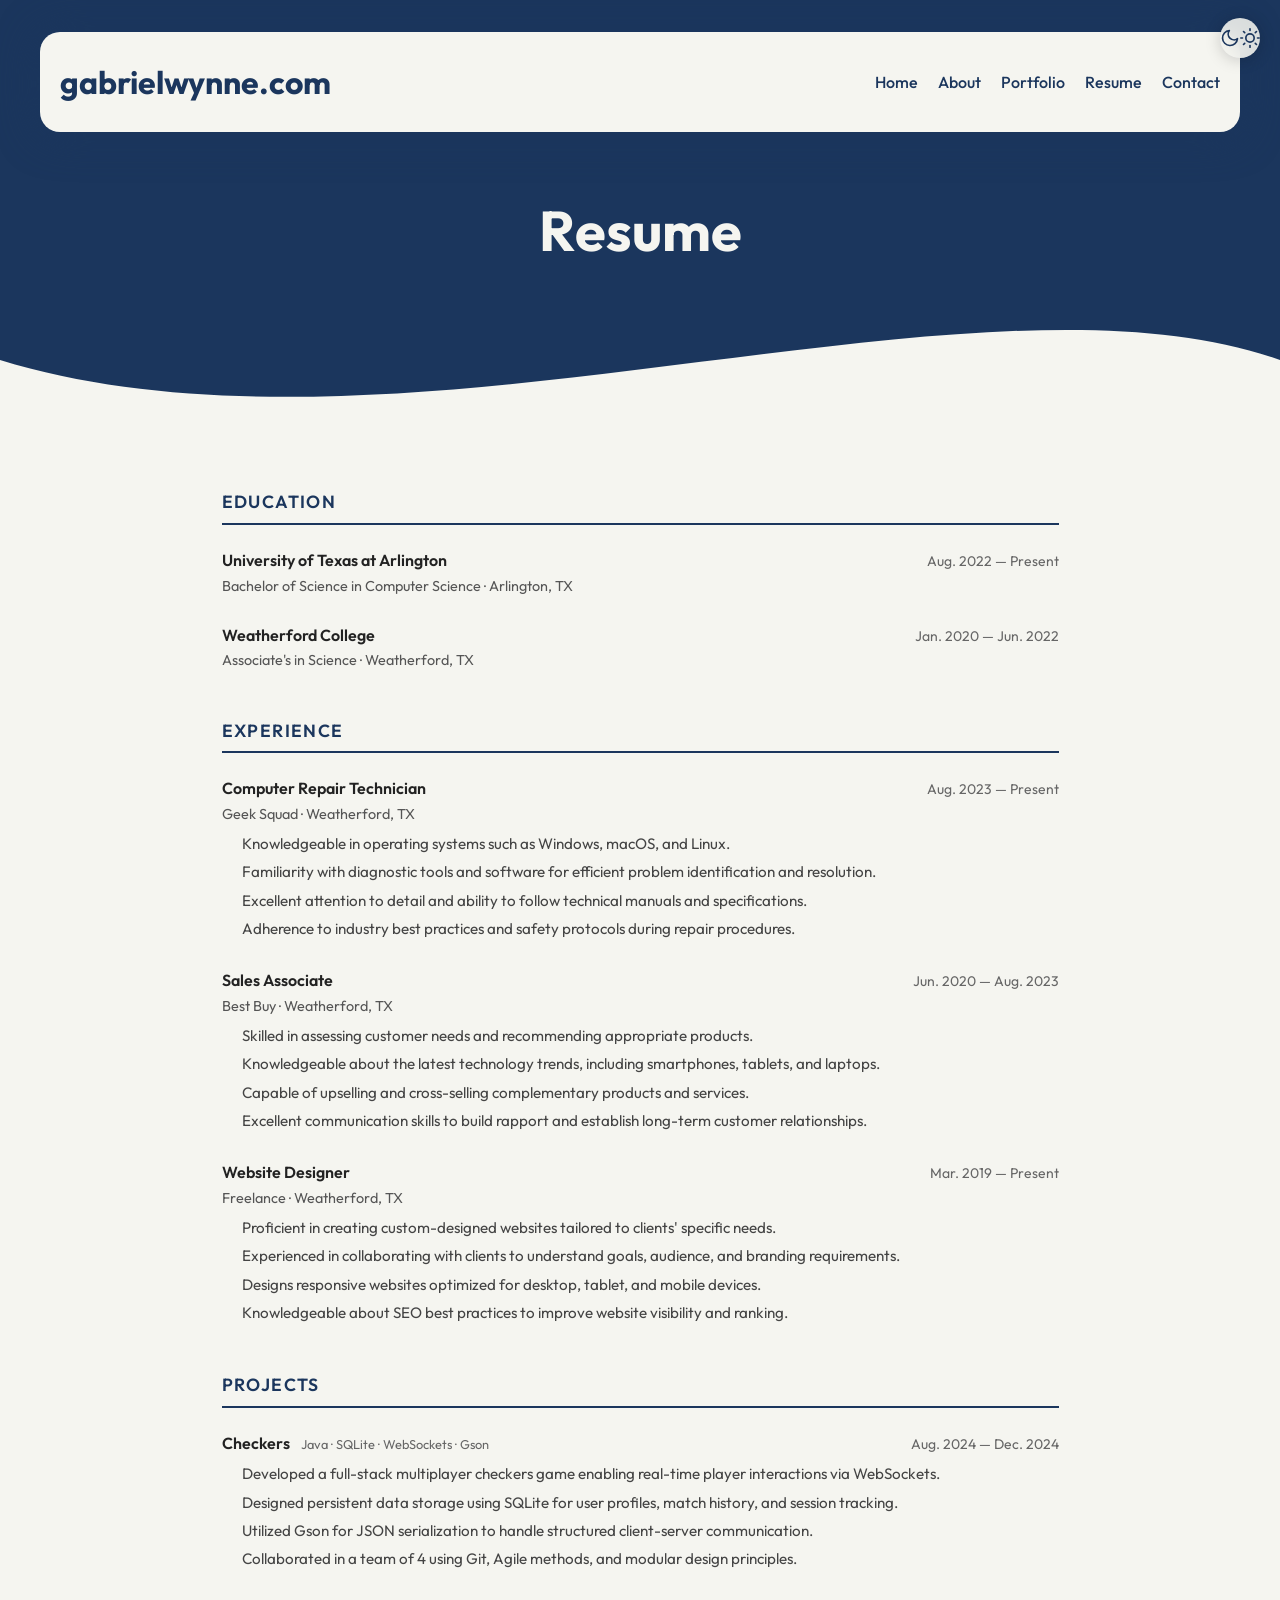
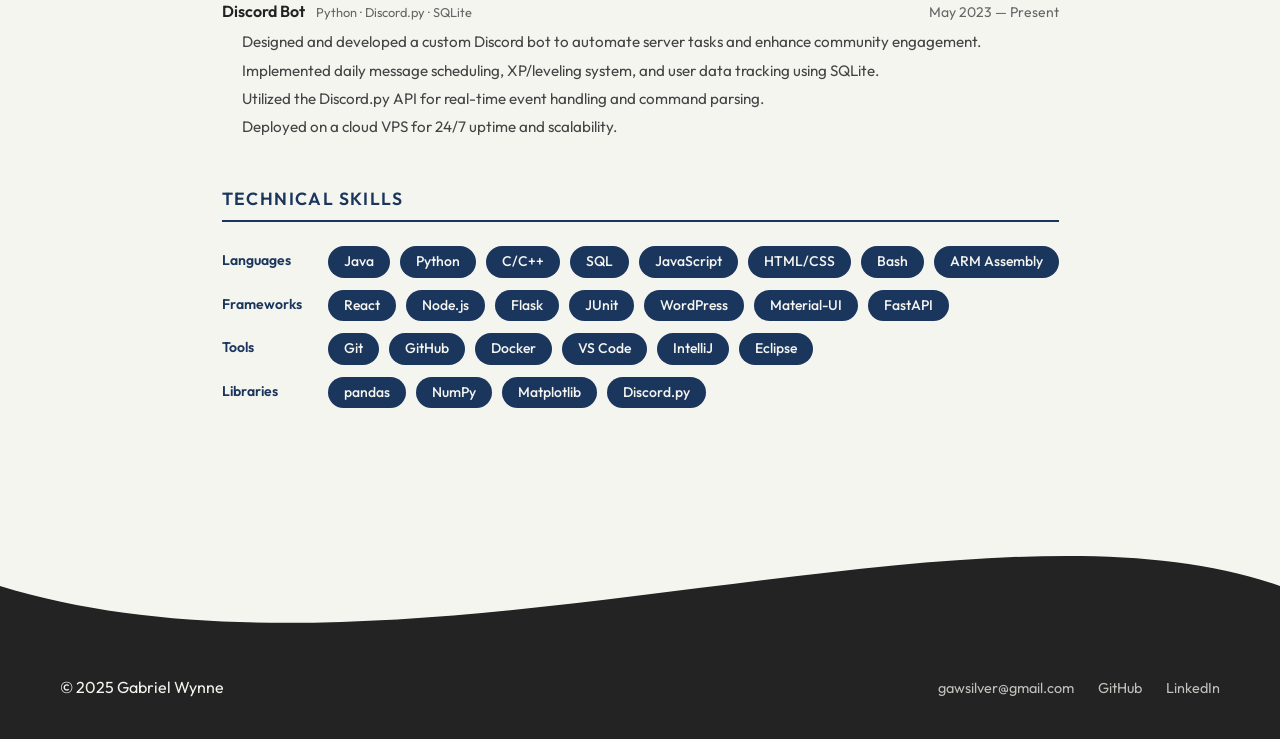
<file: resume.html>
<!doctype html>
<html class="no-js" lang="">

<head>
  <meta charset="utf-8">
  <meta name="viewport" content="width=device-width, initial-scale=1">
  <title>Resume — Gabriel Wynne</title>
  <link rel="preconnect" href="https://fonts.googleapis.com">
  <link rel="preconnect" href="https://fonts.gstatic.com" crossorigin>
  <link href="https://fonts.googleapis.com/css2?family=Outfit:wght@400;500;600;700&display=swap" rel="stylesheet">
  <link rel="stylesheet" href="css/style.css">
  <script>
    (function () {
      const saved = localStorage.getItem('darkMode');
      const prefersDark = window.matchMedia('(prefers-color-scheme: dark)').matches;
      if (saved === 'true' || (saved === null && prefersDark)) {
        document.documentElement.classList.add('dark');
      }
      document.documentElement.classList.add('preload');
    })();
  </script>
  <link rel="icon" href="/favicon.ico" sizes="any">
  <link rel="icon" href="/icon.svg" type="image/svg+xml">
  <link rel="apple-touch-icon" href="icon.png">
</head>

<body>
  <header class="onscroll">
    <div class="container">
      <h1><a href="index.html" style="text-decoration:none;color:inherit;">gabrielwynne.com</a></h1>
      <button class="hamburger" aria-label="Toggle navigation" aria-expanded="false">
        <span></span><span></span><span></span>
      </button>
      <nav>
        <ul>
          <li><a href="index.html#home">Home</a></li>
          <li><a href="index.html#about">About</a></li>
          <li><a href="portfolio.html">Portfolio</a></li>
          <li><a href="resume.html">Resume</a></li>
          <li><a href="contact.html">Contact</a></li>
        </ul>
      </nav>
      <button class="dark-toggle" aria-label="Toggle dark mode">
        <svg class="icon-moon" viewBox="0 0 24 24" fill="none" stroke="currentColor" stroke-width="2" stroke-linecap="round" stroke-linejoin="round"><path d="M21 12.79A9 9 0 1 1 11.21 3 7 7 0 0 0 21 12.79z"/></svg>
        <svg class="icon-sun" viewBox="0 0 24 24" fill="none" stroke="currentColor" stroke-width="2" stroke-linecap="round" stroke-linejoin="round"><circle cx="12" cy="12" r="5"/><line x1="12" y1="1" x2="12" y2="3"/><line x1="12" y1="21" x2="12" y2="23"/><line x1="4.22" y1="4.22" x2="5.64" y2="5.64"/><line x1="18.36" y1="18.36" x2="19.78" y2="19.78"/><line x1="1" y1="12" x2="3" y2="12"/><line x1="21" y1="12" x2="23" y2="12"/><line x1="4.22" y1="19.78" x2="5.64" y2="18.36"/><line x1="18.36" y1="5.64" x2="19.78" y2="4.22"/></svg>
      </button>
    </div>
  </header>
  <main>
    <section class="page-banner">
      <span class="shooting-star s1"></span>
      <span class="shooting-star s2"></span>
      <span class="shooting-star s3"></span>
      <div class="container">
        <h1>Resume</h1>
      </div>
      <svg class="wave" viewBox="0 0 1440 320" xmlns="http://www.w3.org/2000/svg" preserveAspectRatio="none">
        <path d="M 0 160 C 450 552 1099 -189 1440 160 L 1440 369 L 0 369 Z" />
      </svg>
    </section>
    <div class="container">
      <section id="resume">

        <div class="resume-block">
          <h3>Education</h3>
          <div class="resume-entry">
            <div class="resume-entry-header">
              <span class="resume-role">University of Texas at Arlington</span>
              <span class="resume-date">Aug. 2022 — Present</span>
            </div>
            <span class="resume-company">Bachelor of Science in Computer Science · Arlington, TX</span>
          </div>
          <div class="resume-entry">
            <div class="resume-entry-header">
              <span class="resume-role">Weatherford College</span>
              <span class="resume-date">Jan. 2020 — Jun. 2022</span>
            </div>
            <span class="resume-company">Associate's in Science · Weatherford, TX</span>
          </div>
        </div>

        <div class="resume-block">
          <h3>Experience</h3>
          <div class="resume-entry">
            <div class="resume-entry-header">
              <span class="resume-role">Computer Repair Technician</span>
              <span class="resume-date">Aug. 2023 — Present</span>
            </div>
            <span class="resume-company">Geek Squad · Weatherford, TX</span>
            <ul class="resume-bullets">
              <li>Knowledgeable in operating systems such as Windows, macOS, and Linux.</li>
              <li>Familiarity with diagnostic tools and software for efficient problem identification and resolution.</li>
              <li>Excellent attention to detail and ability to follow technical manuals and specifications.</li>
              <li>Adherence to industry best practices and safety protocols during repair procedures.</li>
            </ul>
          </div>
          <div class="resume-entry">
            <div class="resume-entry-header">
              <span class="resume-role">Sales Associate</span>
              <span class="resume-date">Jun. 2020 — Aug. 2023</span>
            </div>
            <span class="resume-company">Best Buy · Weatherford, TX</span>
            <ul class="resume-bullets">
              <li>Skilled in assessing customer needs and recommending appropriate products.</li>
              <li>Knowledgeable about the latest technology trends, including smartphones, tablets, and laptops.</li>
              <li>Capable of upselling and cross-selling complementary products and services.</li>
              <li>Excellent communication skills to build rapport and establish long-term customer relationships.</li>
            </ul>
          </div>
          <div class="resume-entry">
            <div class="resume-entry-header">
              <span class="resume-role">Website Designer</span>
              <span class="resume-date">Mar. 2019 — Present</span>
            </div>
            <span class="resume-company">Freelance · Weatherford, TX</span>
            <ul class="resume-bullets">
              <li>Proficient in creating custom-designed websites tailored to clients' specific needs.</li>
              <li>Experienced in collaborating with clients to understand goals, audience, and branding requirements.</li>
              <li>Designs responsive websites optimized for desktop, tablet, and mobile devices.</li>
              <li>Knowledgeable about SEO best practices to improve website visibility and ranking.</li>
            </ul>
          </div>
        </div>

        <div class="resume-block">
          <h3>Projects</h3>
          <div class="resume-entry">
            <div class="resume-entry-header">
              <span class="resume-role">Checkers <span class="resume-tags">Java · SQLite · WebSockets · Gson</span></span>
              <span class="resume-date">Aug. 2024 — Dec. 2024</span>
            </div>
            <ul class="resume-bullets">
              <li>Developed a full-stack multiplayer checkers game enabling real-time player interactions via WebSockets.</li>
              <li>Designed persistent data storage using SQLite for user profiles, match history, and session tracking.</li>
              <li>Utilized Gson for JSON serialization to handle structured client-server communication.</li>
              <li>Collaborated in a team of 4 using Git, Agile methods, and modular design principles.</li>
            </ul>
          </div>
          <div class="resume-entry">
            <div class="resume-entry-header">
              <span class="resume-role">Discord Bot <span class="resume-tags">Python · Discord.py · SQLite</span></span>
              <span class="resume-date">May 2023 — Present</span>
            </div>
            <ul class="resume-bullets">
              <li>Designed and developed a custom Discord bot to automate server tasks and enhance community engagement.</li>
              <li>Implemented daily message scheduling, XP/leveling system, and user data tracking using SQLite.</li>
              <li>Utilized the Discord.py API for real-time event handling and command parsing.</li>
              <li>Deployed on a cloud VPS for 24/7 uptime and scalability.</li>
            </ul>
          </div>
        </div>

        <div class="resume-block">
          <h3>Technical Skills</h3>
          <div class="resume-skills-group">
            <div class="resume-skills-row">
              <span class="resume-skills-label">Languages</span>
              <ul class="resume-skills">
                <li>Java</li><li>Python</li><li>C/C++</li><li>SQL</li><li>JavaScript</li><li>HTML/CSS</li><li>Bash</li><li>ARM Assembly</li>
              </ul>
            </div>
            <div class="resume-skills-row">
              <span class="resume-skills-label">Frameworks</span>
              <ul class="resume-skills">
                <li>React</li><li>Node.js</li><li>Flask</li><li>JUnit</li><li>WordPress</li><li>Material-UI</li><li>FastAPI</li>
              </ul>
            </div>
            <div class="resume-skills-row">
              <span class="resume-skills-label">Tools</span>
              <ul class="resume-skills">
                <li>Git</li><li>GitHub</li><li>Docker</li><li>VS Code</li><li>IntelliJ</li><li>Eclipse</li>
              </ul>
            </div>
            <div class="resume-skills-row">
              <span class="resume-skills-label">Libraries</span>
              <ul class="resume-skills">
                <li>pandas</li><li>NumPy</li><li>Matplotlib</li><li>Discord.py</li>
              </ul>
            </div>
          </div>
        </div>

      </section>
    </div>
    <svg class="wave" viewBox="0 0 1440 320" xmlns="http://www.w3.org/2000/svg" preserveAspectRatio="none">
      <path fill="#232323" d="M 0 160 C 450 552 1099 -189 1440 160 L 1440 369 L 0 369 Z" />
    </svg>
  </main>
  <footer>
    <div class="container footer-inner">
      <p>© 2025 Gabriel Wynne</p>
      <ul class="footer-links">
        <li><a href="mailto:gawsilver@gmail.com">gawsilver@gmail.com</a></li>
        <li><a href="https://github.com/gabrielawynne" target="_blank">GitHub</a></li>
        <li><a href="https://linkedin.com/in/gabriel-wynne" target="_blank">LinkedIn</a></li>
      </ul>
    </div>
  </footer>
  <script src="js/main.js"></script>
</body>

</html>
</file>
<file: css/style.css>
/*! HTML5 Boilerplate v9.0.1 | MIT License | https://html5boilerplate.com/ */

/* main.css 3.0.0 | MIT License | https://github.com/h5bp/main.css#readme */
/*
 * What follows is the result of much research on cross-browser styling.
 * Credit left inline and big thanks to Nicolas Gallagher, Jonathan Neal,
 * Kroc Camen, and the H5BP dev community and team.
 */

/* ==========================================================================
   Base styles: opinionated defaults
   ========================================================================== */

html {
  color: #222;
  font-size: 1em;
  line-height: 1.4;
  overflow-x: clip;
  overscroll-behavior: none;
}

/*
 * Remove text-shadow in selection highlight:
 * https://twitter.com/miketaylr/status/12228805301
 *
 * Customize the background color to match your design.
 */

::-moz-selection {
  background: #b3d4fc;
  text-shadow: none;
}

::selection {
  background: #b3d4fc;
  text-shadow: none;
}

/*
 * A better looking default horizontal rule
 */

hr {
  display: block;
  height: 1px;
  border: 0;
  border-top: 1px solid #ccc;
  margin: 1em 0;
  padding: 0;
}

/*
 * Remove the gap between audio, canvas, iframes,
 * images, videos and the bottom of their containers:
 * https://github.com/h5bp/html5-boilerplate/issues/440
 */

audio,
canvas,
iframe,
img,
svg,
video {
  vertical-align: middle;
}

/*
 * Remove default fieldset styles.
 */

fieldset {
  border: 0;
  margin: 0;
  padding: 0;
}

/*
 * Allow only vertical resizing of textareas.
 */

textarea {
  resize: vertical;
}

/* ==========================================================================
   Helper classes
   ========================================================================== */

/*
 * Hide visually and from screen readers
 */

.hidden,
[hidden] {
  display: none !important;
}

/*
 * Hide only visually, but have it available for screen readers:
 * https://snook.ca/archives/html_and_css/hiding-content-for-accessibility
 *
 * 1. For long content, line feeds are not interpreted as spaces and small width
 *    causes content to wrap 1 word per line:
 *    https://medium.com/@jessebeach/beware-smushed-off-screen-accessible-text-5952a4c2cbfe
 */

.visually-hidden {
  border: 0;
  clip: rect(0, 0, 0, 0);
  height: 1px;
  margin: -1px;
  overflow: hidden;
  padding: 0;
  position: absolute;
  white-space: nowrap;
  width: 1px;
  /* 1 */
}

/*
 * Extends the .visually-hidden class to allow the element
 * to be focusable when navigated to via the keyboard:
 * https://www.drupal.org/node/897638
 */

.visually-hidden.focusable:active,
.visually-hidden.focusable:focus {
  clip: auto;
  height: auto;
  margin: 0;
  overflow: visible;
  position: static;
  white-space: inherit;
  width: auto;
}

/*
 * Hide visually and from screen readers, but maintain layout
 */

.invisible {
  visibility: hidden;
}

/*
 * Clearfix: contain floats
 *
 * The use of `table` rather than `block` is only necessary if using
 * `::before` to contain the top-margins of child elements.
 */

.clearfix::before,
.clearfix::after {
  content: "";
  display: table;
}

.clearfix::after {
  clear: both;
}

/* ==========================================================================
   EXAMPLE Media Queries for Responsive Design.
   These examples override the primary ('mobile first') styles.
   Modify as content requires.
   ========================================================================== */

@media only screen and (min-width: 35em) {
  /* Style adjustments for viewports that meet the condition */
}

@media print,
  (-webkit-min-device-pixel-ratio: 1.25),
  (min-resolution: 1.25dppx),
  (min-resolution: 120dpi) {
  /* Style adjustments for high resolution devices */
}

/* ==========================================================================
   Print styles.
   Inlined to avoid the additional HTTP request:
   https://www.phpied.com/delay-loading-your-print-css/
   ========================================================================== */

@media print {
  *,
  *::before,
  *::after {
    background: #fff !important;
    color: #000 !important;
    /* Black prints faster */
    box-shadow: none !important;
    text-shadow: none !important;
  }

  a,
  a:visited {
    text-decoration: underline;
  }

  a[href]::after {
    content: " (" attr(href) ")";
  }

  abbr[title]::after {
    content: " (" attr(title) ")";
  }

  /*
   * Don't show links that are fragment identifiers,
   * or use the `javascript:` pseudo protocol
   */
  a[href^="#"]::after,
  a[href^="javascript:"]::after {
    content: "";
  }

  pre {
    white-space: pre-wrap !important;
  }

  pre,
  blockquote {
    border: 1px solid #999;
    page-break-inside: avoid;
  }

  tr,
  img {
    page-break-inside: avoid;
  }

  p,
  h2,
  h3 {
    orphans: 3;
    widows: 3;
  }

  h2,
  h3 {
    page-break-after: avoid;
  }
}
/* ==========================================================================
  custom styles
   ========================================================================== */

html.preload * {
  transition: none !important;
}
* {
  margin: 0;
  padding: 0;
  box-sizing: border-box;
}

html {
  scroll-behavior: smooth;
}

header {
  background-color: #F5F5F0;
  color: #1B365D;
  height: 100px;
  margin: 0 auto;
  width: 1200px;
  padding: 0 20px;
  border-radius: 20px;
  box-shadow: 0 2px 40px #1B365D;
  transition: width 0.5s ease, border-radius 1s ease, background-color 0.4s ease, box-shadow 0.4s ease;
}

header .container {
  display: flex;
  align-items: center;
  height: 100%;
}

header .container > h1 {
  margin-right: auto;
}

body {
  background-color: #1B365D;
  margin: 0;
  padding-top: 32px;
  overflow-x: clip;
  display: flex;
  flex-direction: column;
  min-height: 100vh;
  font-family: 'Outfit', sans-serif;
  color: #222;
}
main {
  background-color: #F5F5F0;
  margin: 0;
  padding: 0;
  flex: 1;
  display: flex;
  flex-direction: column;
  transition: background-color 0.4s ease;
}

main > .container {
  flex: 1;
}
footer {
  background-color: #232323;
  color: #F5F5F0;
  margin: 0;
  padding: 40px 0;
  transition: background-color 0.4s ease;
}

.footer-inner {
  display: flex;
  justify-content: space-between;
  align-items: center;
  flex-wrap: wrap;
  gap: 16px;
}

.footer-links {
  display: flex;
  list-style: none;
  gap: 24px;
  padding: 0;
  margin: 0;
}

.footer-links a {
  color: #F5F5F0;
  text-decoration: none;
  font-size: 0.9rem;
  opacity: 0.75;
  transition: opacity 0.2s ease;
}

.footer-links a:hover {
  opacity: 1;
}
.offwhite {
  background-color: #F5F5F0;
}

.container {
  max-width: 1200px;
  margin: 0 auto;
  padding: 0 20px;
}

.resume-block {
  margin-bottom: 48px;
}

.resume-block h3 {
  font-size: 1.1rem;
  font-weight: 600;
  text-transform: uppercase;
  letter-spacing: 0.08em;
  color: #1B365D;
  border-bottom: 2px solid #1B365D;
  padding-bottom: 8px;
  margin-bottom: 24px;
}

.resume-entry {
  margin-bottom: 28px;
}

.resume-entry-header {
  display: flex;
  justify-content: space-between;
  align-items: baseline;
  flex-wrap: wrap;
  gap: 8px;
  margin-bottom: 4px;
}

.resume-role {
  font-weight: 600;
  font-size: 1rem;
}

.resume-date {
  font-size: 0.875rem;
  color: #666;
}

.resume-company {
  display: block;
  font-size: 0.9rem;
  color: #555;
  margin-bottom: 8px;
}

.resume-entry p {
  line-height: 1.7;
  color: #444;
}

.resume-skills {
  display: flex;
  flex-wrap: wrap;
  gap: 10px;
  list-style: none;
  padding: 0;
}

.resume-skills li {
  background-color: #1B365D;
  color: #F5F5F0;
  padding: 6px 16px;
  border-radius: 50px;
  font-size: 0.875rem;
  font-weight: 500;
}

.resume-bullets {
  margin-top: 8px;
  padding-left: 20px;
  display: flex;
  flex-direction: column;
  gap: 4px;
}

.resume-bullets li {
  line-height: 1.6;
  color: #444;
  font-size: 0.95rem;
}

.resume-tags {
  font-size: 0.8rem;
  font-weight: 400;
  color: #666;
  margin-left: 8px;
}

.resume-skills-group {
  display: flex;
  flex-direction: column;
  gap: 12px;
}

.resume-skills-row {
  display: flex;
  align-items: flex-start;
  gap: 16px;
  flex-wrap: wrap;
}

.resume-skills-label {
  font-weight: 600;
  font-size: 0.875rem;
  color: #1B365D;
  min-width: 90px;
  padding-top: 5px;
}

main .container section {
  padding: 80px 0;
  border-bottom: 1px solid #ddd;
}

main .container section:last-child {
  border-bottom: none;
}

main .container section h2 {
  font-family: 'Outfit', sans-serif;
  font-size: clamp(1.8rem, 4vw, 2.8rem);
  color: #1B365D;
  margin-bottom: 1rem;
}

.hero {
  position: relative;
  background-color: #1B365D;
  color: #F5F5F0;
  padding: 100px 0 200px;
  text-align: center;
  overflow: hidden;
}

.page-banner {
  position: relative;
  background-color: #1B365D;
  color: #F5F5F0;
  padding: 60px 0 140px;
  text-align: center;
  overflow: hidden;
  clip-path: inset(0);
}

.page-banner h1 {
  font-family: 'Outfit', sans-serif;
  font-size: clamp(2rem, 5vw, 3.5rem);
  font-weight: 700;
}

.page-banner .wave {
  position: absolute;
  bottom: 0;
  left: 0;
}

.hero h1 {
  font-family: 'Outfit', sans-serif;
  font-size: clamp(2.5rem, 6vw, 5rem);
  margin-bottom: 1rem;
  line-height: 1.1;
}

.hero p {
  font-size: clamp(1rem, 2vw, 1.25rem);
  opacity: 0.85;
  max-width: 520px;
  margin: 0 auto 2rem;
  line-height: 1.6;
}

.hero a {
  display: inline-block;
  padding: 14px 36px;
  background-color: transparent;
  color: #F5F5F0;
  border: 2px solid #F5F5F0;
  border-radius: 50px;
  font-family: 'Outfit', sans-serif;
  font-weight: 600;
  font-size: 0.95rem;
  letter-spacing: 0.05em;
  text-decoration: none;
  text-transform: uppercase;
  transition: background-color 0.25s ease, color 0.25s ease;
}

.hero a:hover {
  background-color: #F5F5F0;
  color: #1B365D;
}

.hero .container {
  max-width: 1200px;
  margin: 0 auto;
  padding: 0 20px;
  width: 100%;

}

.wave {
  display: block;
  width: 100%;
  max-width: 100%;
  min-width: 0;
  height: 100px;
  pointer-events: none;
}

.hero .wave {
  position: absolute;
  bottom: 0;
  left: 0;
}

.portfolio-empty {
  color: #999;
  font-style: italic;
}

.portfolio-filter {
  display: flex;
  flex-wrap: wrap;
  gap: 10px;
  margin-bottom: 40px;
}

.filter-btn {
  padding: 7px 20px;
  border-radius: 50px;
  border: 1.5px solid #1B365D;
  background: none;
  color: #1B365D;
  font-family: 'Outfit', sans-serif;
  font-size: 0.85rem;
  font-weight: 500;
  cursor: pointer;
  transition: background-color 0.2s ease, color 0.2s ease;
}

.filter-btn:hover,
.filter-btn.active {
  background: #1B365D;
  color: #F5F5F0;
}

.portfolio-cards {
  display: grid;
  grid-template-columns: repeat(3, 1fr);
  gap: 20px;
}

.portfolio-card {
  background: #fff;
  border: 1px solid #e8e8e2;
  border-radius: 16px;
  padding: 28px 24px;
  display: flex;
  flex-direction: column;
  gap: 14px;
  box-shadow: 0 2px 12px rgba(27, 54, 93, 0.07);
  transition: transform 0.2s ease, box-shadow 0.2s ease;
}

.portfolio-card:hover {
  transform: translateY(-4px);
  box-shadow: 0 10px 32px rgba(27, 54, 93, 0.14);
}

.portfolio-card h3 {
  font-size: 1.05rem;
  font-weight: 700;
  color: #1B365D;
  margin: 0;
  line-height: 1.3;
}

.portfolio-card-tags {
  display: flex;
  flex-wrap: wrap;
  gap: 6px;
  list-style: none;
  padding: 0;
  margin: 0;
}

.portfolio-card-tags li {
  background: #1B365D;
  color: #F5F5F0;
  padding: 3px 12px;
  border-radius: 50px;
  font-size: 0.75rem;
  font-weight: 500;
}

.portfolio-card-desc {
  font-size: 0.88rem;
  color: #555;
  line-height: 1.7;
  flex: 1;
}

.portfolio-card-links {
  display: flex;
  align-items: center;
  gap: 12px;
  padding-top: 14px;
  border-top: 1px solid #e8e8e2;
  margin-top: auto;
}

.portfolio-github-link {
  display: inline-flex;
  align-items: center;
  gap: 6px;
  font-size: 0.82rem;
  font-weight: 600;
  color: #1B365D;
  text-decoration: none;
  opacity: 0.75;
  transition: opacity 0.2s ease;
}

.portfolio-github-link:hover { opacity: 1; }

.portfolio-github-link svg {
  width: 15px;
  height: 15px;
  flex-shrink: 0;
}

.portfolio-demo-link {
  display: inline-block;
  padding: 6px 18px;
  background: #1B365D;
  color: #F5F5F0;
  border-radius: 50px;
  font-size: 0.82rem;
  font-weight: 600;
  text-decoration: none;
  transition: background-color 0.2s ease;
}

.portfolio-demo-link:hover { background: #152a48; }

@media screen and (max-width: 900px) {
  .portfolio-cards {
    grid-template-columns: repeat(2, 1fr);
  }
}

@media screen and (max-width: 540px) {
  .portfolio-cards {
    grid-template-columns: 1fr;
  }
}

html.dark .portfolio-empty { color: #8b949e; }

html.dark .portfolio-filter .filter-btn {
  border-color: #7aa2f7;
  color: #7aa2f7;
}

html.dark .filter-btn:hover,
html.dark .filter-btn.active {
  background: #7aa2f7;
  color: #010921;
}

html.dark .portfolio-card {
  background: #0d1b2a;
  border-color: #21262d;
  box-shadow: 0 2px 12px rgba(0, 0, 0, 0.3);
}

html.dark .portfolio-card:hover {
  box-shadow: 0 10px 32px rgba(255, 255, 255, 0.07);
}

html.dark .portfolio-card h3 { color: #7aa2f7; }

html.dark .portfolio-card-tags li {
  background: #21262d;
  color: #e6edf3;
}

html.dark .portfolio-card-desc { color: #c9d1d9; }

html.dark .portfolio-card-links { border-top-color: #21262d; }

html.dark .portfolio-github-link { color: #7aa2f7; }

html.dark .portfolio-demo-link {
  background: #7aa2f7;
  color: #010921;
}

html.dark .portfolio-demo-link:hover { background: #9ab8f9; }

.contact-intro {
  font-size: 1.1rem;
  color: #555;
  margin-bottom: 2.5rem;
}

.contact-grid {
  display: grid;
  grid-template-columns: repeat(4, 1fr);
  gap: 20px;
  margin-top: 32px;
}

@media screen and (max-width: 768px) {
  .contact-grid {
    grid-template-columns: repeat(2, 1fr);
  }
}

@media screen and (max-width: 480px) {
  .contact-grid {
    grid-template-columns: 1fr;
  }
}

.contact-card {
  display: flex;
  flex-direction: column;
  align-items: center;
  text-align: center;
  padding: 36px 24px;
  background: #fff;
  border: 1px solid #e8e8e2;
  border-radius: 16px;
  text-decoration: none;
  box-shadow: 0 2px 12px rgba(27, 54, 93, 0.07);
  transition: transform 0.2s ease, box-shadow 0.2s ease;
}

.contact-card:hover {
  transform: translateY(-4px);
  box-shadow: 0 10px 32px rgba(27, 54, 93, 0.14);
}

.contact-card svg {
  width: 30px;
  height: 30px;
  color: #1B365D;
  margin-bottom: 14px;
}

.contact-label {
  font-size: 0.72rem;
  font-weight: 600;
  text-transform: uppercase;
  letter-spacing: 0.1em;
  color: #999;
  margin-bottom: 6px;
}

.contact-value {
  font-size: 0.95rem;
  font-weight: 500;
  color: #1B365D;
}

.form-success {
  display: none;
  align-items: center;
  gap: 12px;
  padding: 20px 24px;
  background: #edfaf3;
  border: 1px solid #6fcf97;
  border-radius: 12px;
  color: #1a7a45;
  font-weight: 500;
  margin-bottom: 20px;
}

.form-success svg {
  width: 22px;
  height: 22px;
  flex-shrink: 0;
  color: #27ae60;
}

.form-error-banner {
  color: #c0392b;
  font-size: 0.9rem;
  margin-bottom: 12px;
}

.field-error {
  font-size: 0.8rem;
  color: #c0392b;
  margin-top: 2px;
}

.form-group input[aria-invalid="true"],
.form-group textarea[aria-invalid="true"] {
  border-color: #c0392b;
  box-shadow: 0 0 0 3px rgba(192, 57, 43, 0.1);
}

.contact-layout {
  display: grid;
  grid-template-columns: 1fr 1fr;
  gap: 48px;
  align-items: start;
}

.contact-form {
  display: flex;
  flex-direction: column;
  gap: 20px;
}

.form-group {
  display: flex;
  flex-direction: column;
  gap: 6px;
}

.form-group label {
  font-size: 0.72rem;
  font-weight: 600;
  text-transform: uppercase;
  letter-spacing: 0.1em;
  color: #999;
}

.form-group input,
.form-group textarea {
  padding: 12px 16px;
  border: 1px solid #e8e8e2;
  border-radius: 10px;
  font-family: 'Outfit', sans-serif;
  font-size: 0.95rem;
  color: #222;
  background: #fff;
  outline: none;
  transition: border-color 0.2s ease, box-shadow 0.2s ease;
}

.form-group input:focus,
.form-group textarea:focus {
  border-color: #1B365D;
  box-shadow: 0 0 0 3px rgba(27, 54, 93, 0.1);
}

.form-group textarea {
  resize: vertical;
  min-height: 130px;
}

.form-submit {
  align-self: flex-start;
  padding: 14px 36px;
  background-color: #1B365D;
  color: #F5F5F0;
  border: none;
  border-radius: 50px;
  font-family: 'Outfit', sans-serif;
  font-weight: 600;
  font-size: 0.95rem;
  letter-spacing: 0.05em;
  text-transform: uppercase;
  cursor: pointer;
  transition: background-color 0.2s ease, transform 0.2s ease;
}

.form-submit:hover {
  background-color: #152a48;
  transform: translateY(-2px);
}

@media screen and (max-width: 768px) {
  .contact-layout {
    grid-template-columns: 1fr;
  }
}

.onscroll {
  position: sticky;
  top: 0;
  z-index: 1000;
  background: #F5F5F0;
  padding: 10px 0;
}

li {
  list-style-type: none;
}

nav ul {
  display: flex;
  list-style: none;
  padding: 0;
  margin: 0;
  gap: 20px;
}

nav a {
  color: #1B365D;
  text-decoration: none;
  font-weight: 500;
  transition: color 0.4s ease;
}

nav a:hover {
  text-decoration: underline;
}

.hamburger {
  display: none;
  flex-direction: column;
  justify-content: space-between;
  width: 28px;
  height: 20px;
  background: none;
  border: none;
  cursor: pointer;
  padding: 0;
}

.hamburger span {
  display: block;
  height: 3px;
  background-color: #1B365D;
  border-radius: 2px;
  transition: transform 0.3s ease, opacity 0.3s ease, background-color 0.4s ease;
}

.hamburger.open span:nth-child(1) {
  transform: translateY(8.5px) rotate(45deg);
}
.hamburger.open span:nth-child(2) {
  opacity: 0;
}
.hamburger.open span:nth-child(3) {
  transform: translateY(-8.5px) rotate(-45deg);
}

@media screen and (max-width: 1200px) {
  header {
    width: 100%;
    border-radius: 0;
  }
  body {
    padding-top: 0;
  }
}

@media screen and (max-width: 768px) {
  header.onscroll {
    position: fixed;
    top: 0;
    left: 0;
    right: 0;
    width: 100%;
  }
  body {
    padding-top: 100px;
  }
}

@media screen and (max-width: 768px) {
  .hamburger {
    display: flex;
  }

  nav {
    display: none;
    position: absolute;
    top: 100%;
    left: 0;
    width: 100%;
    background: #F5F5F0;
    box-shadow: 0 4px 12px rgba(0, 0, 0, 0.1);
  }

  nav.open {
    display: block;
  }

  nav ul {
    flex-direction: column;
    gap: 0;
    padding: 10px 20px;
  }

  nav li {
    padding: 10px 0;
    border-bottom: 1px solid #ddd;
  }

  nav li:last-child {
    border-bottom: none;
  }

}

/* ==========================================================================
   Dark mode toggle button — floats top-right, pops into nav when scrolled
   ========================================================================== */

.dark-toggle {
  position: fixed;
  top: 18px;
  right: 20px;
  z-index: 1001;
  background: rgba(245, 245, 240, 0.88);
  backdrop-filter: blur(10px);
  -webkit-backdrop-filter: blur(10px);
  border: none;
  cursor: pointer;
  color: #1B365D;
  width: 40px;
  height: 40px;
  display: flex;
  align-items: center;
  justify-content: center;
  border-radius: 50%;
  box-shadow: 0 2px 16px rgba(0, 0, 0, 0.18);
  transition: top 0.3s ease, box-shadow 0.2s ease, background-color 0.2s ease, color 0.2s ease;
}

.dark-toggle:hover {
  box-shadow: 0 4px 24px rgba(0, 0, 0, 0.26);
}

.dark-toggle svg {
  width: 20px;
  height: 20px;
  display: block;
}

.icon-sun {
  display: none;
}

/* In-nav state — stays fixed but slides to align with the full-width header */
.header-expanded .dark-toggle {
  top: 31px; /* vertically centered in the 100px header */
  background: none;
  backdrop-filter: none;
  -webkit-backdrop-filter: none;
  box-shadow: none;
}

.header-expanded .dark-toggle:hover {
  background-color: rgba(27, 54, 93, 0.1);
  box-shadow: none;
}

/* Keep nav links from running under the fixed toggle button */
.header-expanded header .container {
  padding-right: 20px;
}

/* ==========================================================================
   Star twinkle animations
   ========================================================================== */

@keyframes shoot {
  0%   { transform: translateX(0) translateY(0) rotate(26deg); opacity: 0; }
  2%   { opacity: 1; }
  8%   { transform: translateX(450px) translateY(220px) rotate(26deg); opacity: 0; }
  100% { transform: translateX(450px) translateY(220px) rotate(26deg); opacity: 0; }
}

@keyframes twinkle-a {
  0%, 100% { opacity: 1; }
  40%       { opacity: 0.15; }
}

@keyframes twinkle-b {
  0%, 100% { opacity: 0.25; }
  55%       { opacity: 1; }
}

/* ==========================================================================
   Dark mode styles
   ========================================================================== */

html.dark body {
  background:
    radial-gradient(1px 1px at 15% 40%, rgba(255,255,255,0.6) 0%, transparent 100%),
    radial-gradient(1px 1px at 30% 20%, rgba(255,255,255,0.5) 0%, transparent 100%),
    radial-gradient(1px 1px at 45% 70%, rgba(255,255,255,0.7) 0%, transparent 100%),
    radial-gradient(1px 1px at 60% 35%, rgba(255,255,255,0.4) 0%, transparent 100%),
    radial-gradient(1px 1px at 75% 60%, rgba(255,255,255,0.6) 0%, transparent 100%),
    radial-gradient(1px 1px at 90% 25%, rgba(255,255,255,0.5) 0%, transparent 100%),
    radial-gradient(1px 1px at  8% 80%, rgba(255,255,255,0.7) 0%, transparent 100%),
    radial-gradient(1px 1px at 38% 90%, rgba(255,255,255,0.4) 0%, transparent 100%),
    radial-gradient(1px 1px at 52% 15%, rgba(255,255,255,0.6) 0%, transparent 100%),
    radial-gradient(1px 1px at 70% 85%, rgba(255,255,255,0.5) 0%, transparent 100%),
    radial-gradient(1px 1px at 85% 50%, rgba(255,255,255,0.7) 0%, transparent 100%),
    radial-gradient(1px 1px at 25% 55%, rgba(255,255,255,0.4) 0%, transparent 100%),
    radial-gradient(1px 1px at 48% 45%, rgba(255,255,255,0.6) 0%, transparent 100%),
    radial-gradient(1px 1px at 65% 10%, rgba(255,255,255,0.5) 0%, transparent 100%),
    radial-gradient(1px 1px at 92% 70%, rgba(255,255,255,0.7) 0%, transparent 100%),
    linear-gradient(to right, #010921, #071D2C);
}

.shooting-star {
  display: none;
}

html.dark .shooting-star {
  display: block;
  position: absolute;
  width: 110px;
  height: 2px;
  border-radius: 999px;
  background: linear-gradient(to right, transparent, rgba(255, 255, 255, 0.9));
  pointer-events: none;
  z-index: 1;
  animation: shoot 10s linear infinite;
  animation-fill-mode: backwards;
}

html.dark .shooting-star.s1 {
  top: 10%;
  left: 5%;
  animation-delay: 2s;
}

html.dark .shooting-star.s2 {
  top: 28%;
  left: 42%;
  animation-delay: 7s;
}

html.dark .shooting-star.s3 {
  top: 5%;
  left: 60%;
  animation-delay: 4.5s;
}

html.dark .shooting-star.s4 {
  top: 38%;
  left: 18%;
  animation-delay: 0.8s;
}

html.dark .shooting-star.s5 {
  top: 15%;
  left: 78%;
  animation-delay: 8.5s;
}

html.dark .hero {
  background: linear-gradient(to right, #010921, #071D2C);
  isolation: isolate;
}

html.dark .hero::before {
  content: '';
  position: absolute;
  inset: 0;
  z-index: -1;
  pointer-events: none;
  background:
    radial-gradient(1px 1px at  5% 15%, rgba(255,255,255,0.7) 0%, transparent 100%),
    radial-gradient(1px 1px at 20% 30%, rgba(255,255,255,0.8) 0%, transparent 100%),
    radial-gradient(2px 2px at 35% 20%, rgba(255,255,255,0.6) 0%, transparent 100%),
    radial-gradient(1px 1px at 50% 40%, rgba(255,255,255,0.5) 0%, transparent 100%),
    radial-gradient(1px 1px at 65% 75%, rgba(255,255,255,0.4) 0%, transparent 100%),
    radial-gradient(2px 2px at 78% 25%, rgba(255,255,255,0.7) 0%, transparent 100%),
    radial-gradient(1px 1px at 90% 45%, rgba(255,255,255,0.8) 0%, transparent 100%),
    radial-gradient(1px 1px at  8% 50%, rgba(255,255,255,0.6) 0%, transparent 100%),
    radial-gradient(2px 2px at 45%  5%, rgba(255,255,255,0.5) 0%, transparent 100%),
    radial-gradient(1px 1px at 68% 35%, rgba(255,255,255,0.4) 0%, transparent 100%);
  animation: twinkle-a 3s ease-in-out infinite;
}

html.dark .hero::after {
  content: '';
  position: absolute;
  inset: 0;
  z-index: -1;
  pointer-events: none;
  background:
    radial-gradient(2px 2px at 12% 70%, rgba(255,255,255,0.5) 0%, transparent 100%),
    radial-gradient(1px 1px at 28% 85%, rgba(255,255,255,0.4) 0%, transparent 100%),
    radial-gradient(1px 1px at 42% 60%, rgba(255,255,255,0.7) 0%, transparent 100%),
    radial-gradient(2px 2px at 58% 10%, rgba(255,255,255,0.8) 0%, transparent 100%),
    radial-gradient(1px 1px at 72% 50%, rgba(255,255,255,0.6) 0%, transparent 100%),
    radial-gradient(1px 1px at 85% 80%, rgba(255,255,255,0.5) 0%, transparent 100%),
    radial-gradient(2px 2px at 95% 15%, rgba(255,255,255,0.4) 0%, transparent 100%),
    radial-gradient(1px 1px at 22% 90%, rgba(255,255,255,0.7) 0%, transparent 100%),
    radial-gradient(1px 1px at 55% 88%, rgba(255,255,255,0.8) 0%, transparent 100%),
    radial-gradient(2px 2px at 82% 65%, rgba(255,255,255,0.6) 0%, transparent 100%);
  animation: twinkle-b 4.5s ease-in-out infinite 1.2s;
}

html.dark .page-banner {
  background: linear-gradient(to right, #010921, #071D2C);
  isolation: isolate;
}

html.dark .page-banner::before {
  content: '';
  position: absolute;
  inset: 0;
  z-index: -1;
  pointer-events: none;
  background:
    radial-gradient(1px 1px at  7% 20%, rgba(255,255,255,0.7) 0%, transparent 100%),
    radial-gradient(1px 1px at 22% 55%, rgba(255,255,255,0.8) 0%, transparent 100%),
    radial-gradient(2px 2px at 38% 15%, rgba(255,255,255,0.5) 0%, transparent 100%),
    radial-gradient(1px 1px at 52% 75%, rgba(255,255,255,0.6) 0%, transparent 100%),
    radial-gradient(1px 1px at 67% 30%, rgba(255,255,255,0.4) 0%, transparent 100%),
    radial-gradient(2px 2px at 80% 65%, rgba(255,255,255,0.7) 0%, transparent 100%),
    radial-gradient(1px 1px at 93% 40%, rgba(255,255,255,0.5) 0%, transparent 100%),
    radial-gradient(1px 1px at 14% 85%, rgba(255,255,255,0.6) 0%, transparent 100%),
    radial-gradient(2px 2px at 47% 50%, rgba(255,255,255,0.4) 0%, transparent 100%),
    radial-gradient(1px 1px at 73% 10%, rgba(255,255,255,0.8) 0%, transparent 100%);
  animation: twinkle-a 3.5s ease-in-out infinite 0.5s;
}

html.dark .page-banner::after {
  content: '';
  position: absolute;
  inset: 0;
  z-index: -1;
  pointer-events: none;
  background:
    radial-gradient(2px 2px at 10% 45%, rgba(255,255,255,0.5) 0%, transparent 100%),
    radial-gradient(1px 1px at 30% 80%, rgba(255,255,255,0.7) 0%, transparent 100%),
    radial-gradient(1px 1px at 44% 25%, rgba(255,255,255,0.4) 0%, transparent 100%),
    radial-gradient(2px 2px at 60% 60%, rgba(255,255,255,0.8) 0%, transparent 100%),
    radial-gradient(1px 1px at 75% 90%, rgba(255,255,255,0.5) 0%, transparent 100%),
    radial-gradient(1px 1px at 88% 20%, rgba(255,255,255,0.6) 0%, transparent 100%),
    radial-gradient(2px 2px at 18% 35%, rgba(255,255,255,0.7) 0%, transparent 100%),
    radial-gradient(1px 1px at 35% 70%, rgba(255,255,255,0.4) 0%, transparent 100%),
    radial-gradient(1px 1px at 58% 8%,  rgba(255,255,255,0.8) 0%, transparent 100%),
    radial-gradient(2px 2px at 85% 50%, rgba(255,255,255,0.6) 0%, transparent 100%);
  animation: twinkle-b 5s ease-in-out infinite 2s;
}

html.dark header {
  background-color: #030F18;
  box-shadow: 0 2px 40px rgba(255, 255, 255, 0.15);
}

html.dark .hero a {
  color: #ffffff;
  border-color: #ffffff;
  box-shadow: 0 2px 40px rgba(255, 255, 255, 0.15);
}

html.dark .hero a:hover {
  background-color: #ffffff;
  color: #010921;
}

html.dark .onscroll {
  background: #030F18;
}

html.dark header h1 {
  color: #e6edf3;
}

html.dark header h1 a {
  color: #e6edf3;
}

html.dark nav a {
  color: #e6edf3;
  -webkit-font-smoothing: antialiased;
  -moz-osx-font-smoothing: grayscale;
  text-shadow: 0 0 0 #e6edf3;
}

html.dark .hamburger span {
  background-color: #e6edf3;
}

html.dark .dark-toggle {
  color: #e6edf3;
  background: rgba(30, 36, 51, 0.88);
}

html.dark .header-expanded .dark-toggle {
  background: none;
}

html.dark .header-expanded .dark-toggle:hover {
  background-color: rgba(255, 255, 255, 0.1);
}

html.dark .icon-moon {
  display: none;
}

html.dark .icon-sun {
  display: block;
}

html.dark nav li {
  border-bottom-color: #2d3748;
}

html.dark main {
  background-color: #030F18;
}

html.dark main .container section {
  border-bottom-color: #21262d;
}

html.dark main .container section h2 {
  color: #7aa2f7;
}

html.dark main .container section p {
  color: #c9d1d9;
}

/* Light mode default for CSS-controlled wave paths */
.hero .wave path,
.page-banner .wave path {
  fill: #F5F5F0;
}

.wave path {
  transition: fill 0.4s ease;
}

html.dark .hero .wave path {
  fill: #030F18;
}

html.dark .page-banner .wave path {
  fill: #030F18;
}

html.dark main > .wave path {
  fill: #01060A;
}

html.dark .resume-block h3 {
  color: #7aa2f7;
  border-bottom-color: #7aa2f7;
}

html.dark .resume-date {
  color: #8b949e;
}

html.dark .resume-company {
  color: #8b949e;
}

html.dark .resume-entry p,
html.dark .resume-bullets li {
  color: #c9d1d9;
}

html.dark .resume-skills li {
  background-color: #21262d;
  color: #e6edf3;
}

html.dark .resume-skills-label {
  color: #7aa2f7;
}

html.dark footer {
  background-color: #01060A;
}

html.dark .contact-intro {
  color: #c9d1d9;
}

html.dark .contact-card {
  background: #0d1b2a;
  border-color: #21262d;
  box-shadow: 0 2px 12px rgba(0, 0, 0, 0.3);
}

html.dark .contact-card:hover {
  box-shadow: 0 10px 32px rgba(255, 255, 255, 0.07);
}

html.dark .contact-card svg {
  color: #7aa2f7;
}

html.dark .contact-label {
  color: #8b949e;
}

html.dark .contact-value {
  color: #e6edf3;
}

html.dark .form-success {
  background: #0d2b1a;
  border-color: #2d6a4f;
  color: #6fcf97;
}

html.dark .form-error-banner,
html.dark .field-error {
  color: #fc8181;
}

html.dark .form-group input[aria-invalid="true"],
html.dark .form-group textarea[aria-invalid="true"] {
  border-color: #fc8181;
  box-shadow: 0 0 0 3px rgba(252, 129, 129, 0.1);
}

html.dark .form-group label {
  color: #8b949e;
}

html.dark .form-group input,
html.dark .form-group textarea {
  background: #0d1b2a;
  border-color: #21262d;
  color: #e6edf3;
}

html.dark .form-group input::placeholder,
html.dark .form-group textarea::placeholder {
  color: #4a5568;
}

html.dark .form-group input:focus,
html.dark .form-group textarea:focus {
  border-color: #7aa2f7;
  box-shadow: 0 0 0 3px rgba(122, 162, 247, 0.1);
}

html.dark .form-submit {
  background-color: #7aa2f7;
  color: #010921;
}

html.dark .form-submit:hover {
  background-color: #9ab8f9;
}

/* ==========================================================================
   Mobile — toggle moves to bottom-right corner
   ========================================================================== */

@media screen and (max-width: 768px) {
  .dark-toggle,
  .header-expanded .dark-toggle {
    top: auto;
    bottom: 24px;
    background: rgba(245, 245, 240, 0.88);
    backdrop-filter: blur(10px);
    -webkit-backdrop-filter: blur(10px);
    box-shadow: 0 2px 16px rgba(0, 0, 0, 0.18);
  }

  .dark-toggle:hover,
  .header-expanded .dark-toggle:hover {
    background: rgba(245, 245, 240, 1);
    box-shadow: 0 4px 24px rgba(0, 0, 0, 0.26);
  }

  /* Reset the nav-protection padding since toggle is no longer in the header area */
  .header-expanded header .container {
    padding-right: 20px;
  }

  html.dark nav {
    background: #030F18;
    box-shadow: 0 4px 12px rgba(0, 0, 0, 0.4);
  }

  html.dark .dark-toggle,
  html.dark .header-expanded .dark-toggle {
    background: rgba(30, 36, 51, 0.88);
  }

  html.dark .dark-toggle:hover,
  html.dark .header-expanded .dark-toggle:hover {
    background: rgba(30, 36, 51, 1);
  }
}
</file>
